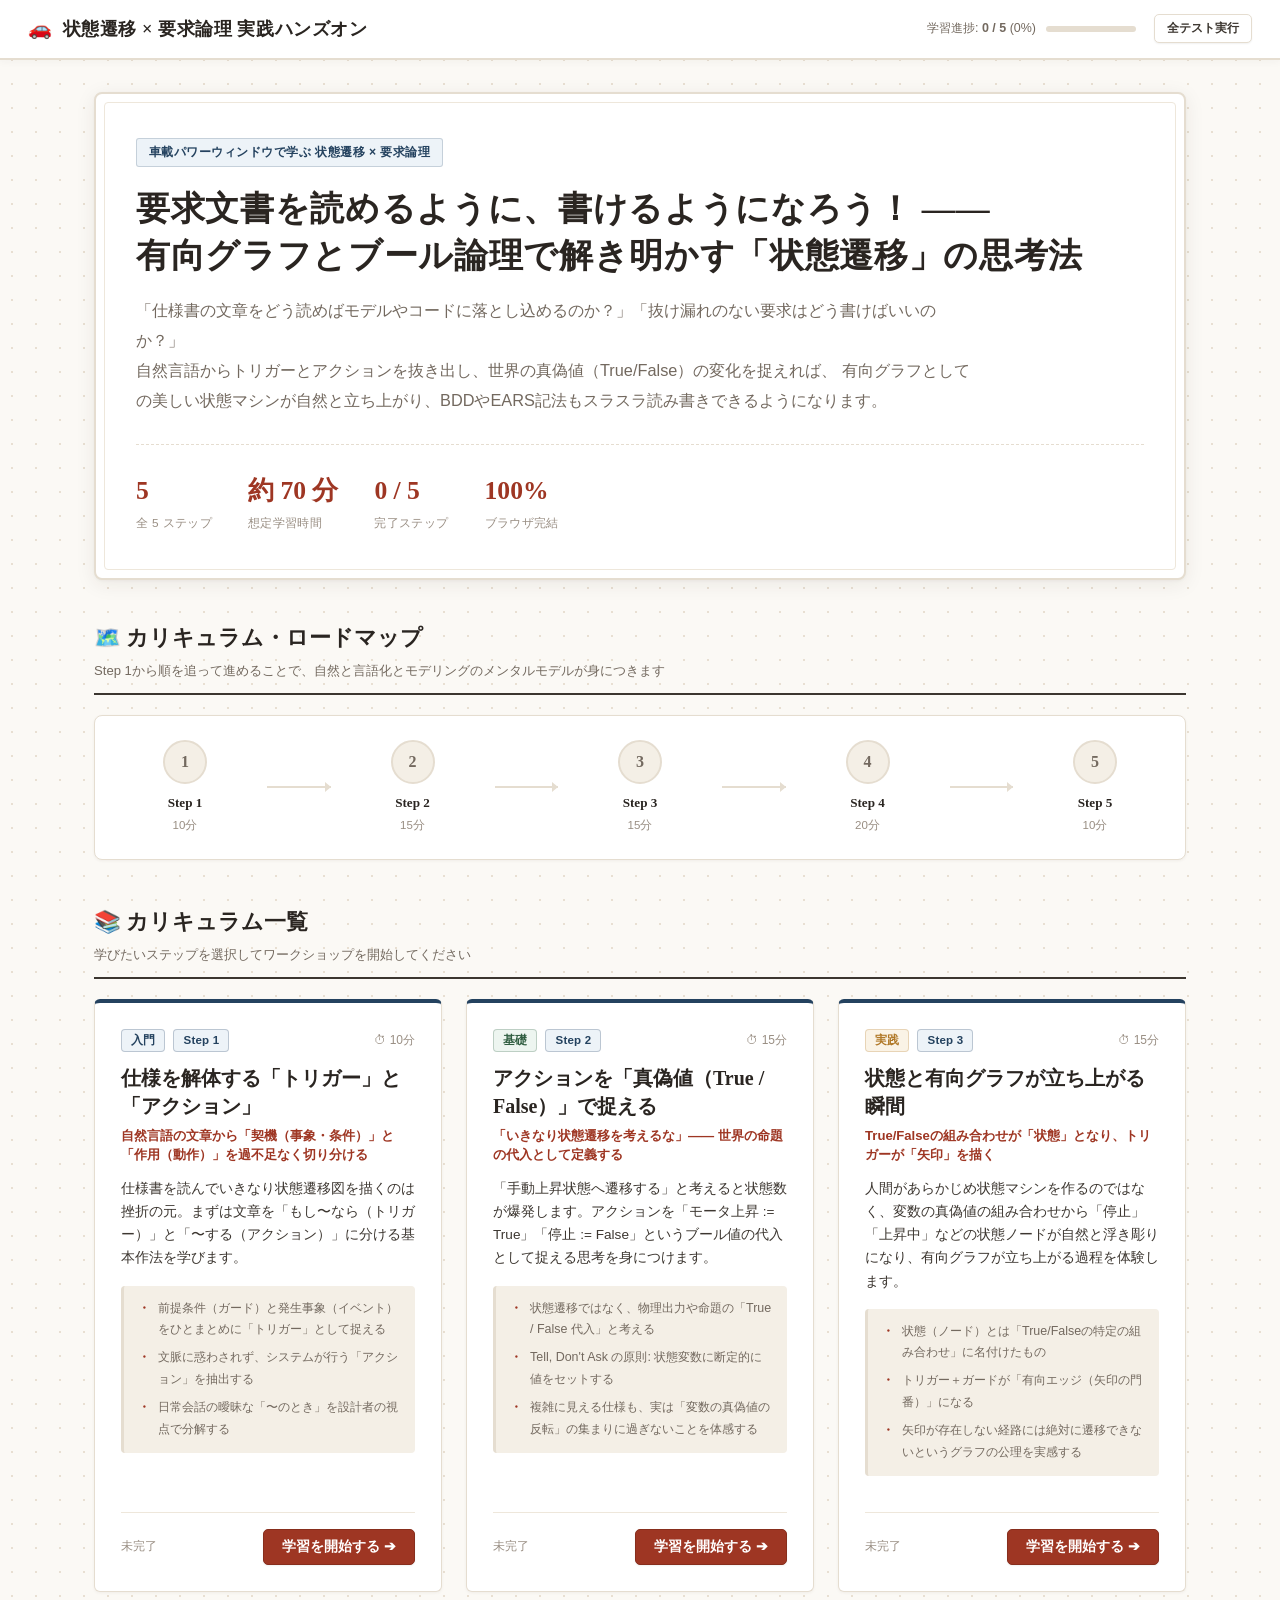
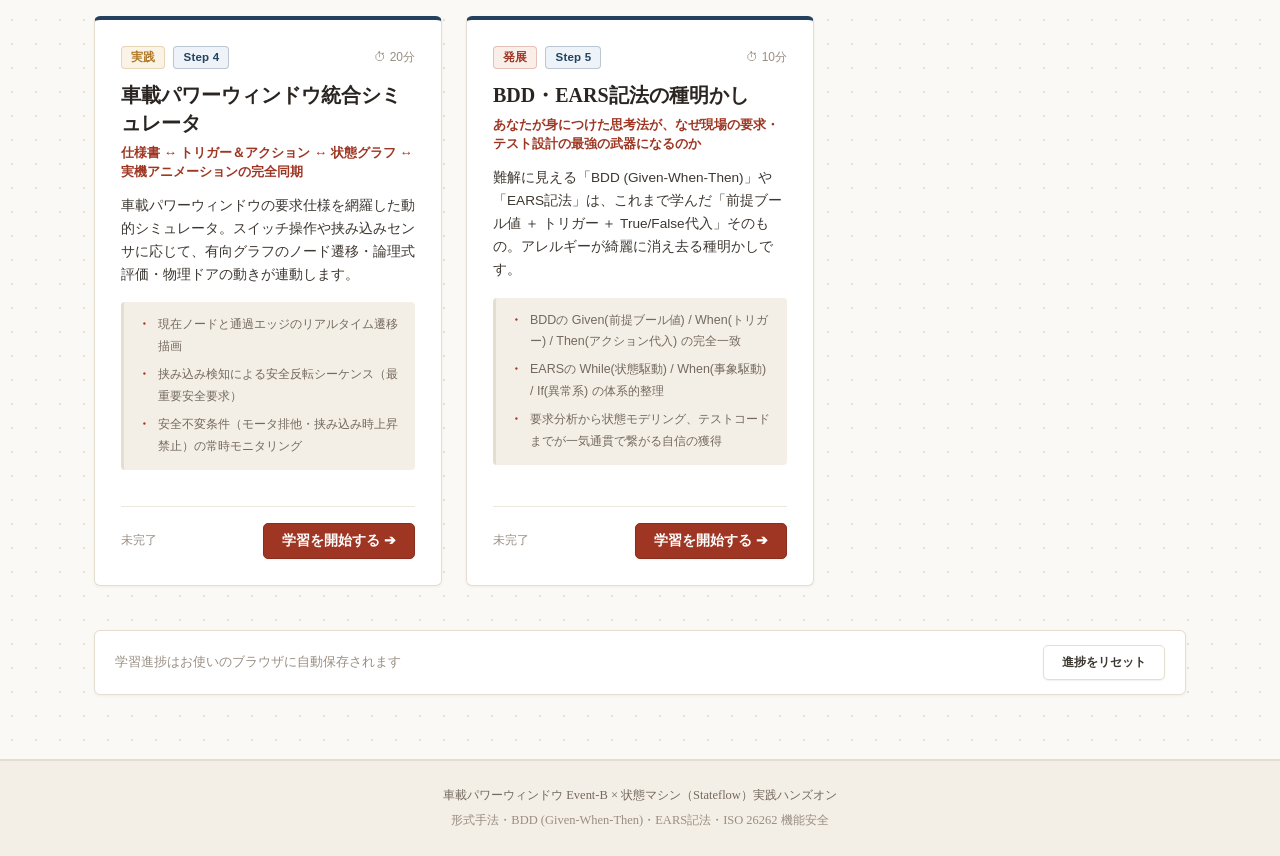
<file: index.html>
<!DOCTYPE html>
<html lang="ja">
<head>
  <meta charset="UTF-8">
  <meta name="viewport" content="width=device-width, initial-scale=1.0">
  <title>要求文書が読める・書けるようになる！状態遷移 × 要求論理 実践ハンズオン</title>
  <meta name="description" content="要求仕様書を読める・書けるエンジニアに。自然言語の解体からブール論理・有向グラフへの展開を体感する実践シミュレータ＆教材。">

  <!-- スタイルシート (CSS) -->
  <link rel="stylesheet" href="css/main.css">
  <link rel="stylesheet" href="css/portal.css">
  <link rel="stylesheet" href="css/workbook.css">
  <link rel="stylesheet" href="css/simulator.css">
</head>
<body>

  <!-- 共通ヘッダーコンテナ -->
  <div id="app-header-container"></div>

  <!-- メインコンテンツコンテナ (SPA画面がここに注入される) -->
  <main id="app-main-container" class="app-main"></main>

  <!-- 共通フッター -->
  <footer class="app-footer">
    <div>車載パワーウィンドウ Event-B × 状態マシン（Stateflow）実践ハンズオン</div>
    <div style="margin-top: 4px; color: var(--text-muted);">
      形式手法・BDD (Given-When-Then)・EARS記法・ISO 26262 機能安全
    </div>
  </footer>

  <!-- =========================================================================
       JavaScript ファイル読み込み (依存順序厳守)
       ※ビルド不要・file:// プロトコルでもローカルでダブルクリック即動作
       ========================================================================= -->

  <!-- 1. ドメイン層 (Pure JS Models & Engine) -->
  <script src="js/domain/StateVariable.js"></script>
  <script src="js/domain/LogicalFormula.js"></script>
  <script src="js/domain/ActionAssignment.js"></script>
  <script src="js/domain/StateNode.js"></script>
  <script src="js/domain/DirectedEdge.js"></script>
  <script src="js/domain/SafetyInvariant.js"></script>
  <script src="js/domain/DirectedGraph.js"></script>
  <script src="js/domain/PowerWindowDomain.js"></script>

  <!-- 2. インフラ層 (Data, Storage, Router) -->
  <script src="js/infrastructure/CurriculumData.js"></script>
  <script src="js/infrastructure/LocalStorageProgressRepository.js"></script>
  <script src="js/infrastructure/HashRouter.js"></script>

  <!-- 3. アプリケーション層 (UseCases) -->
  <script src="js/application/ProgressUseCase.js"></script>
  <script src="js/application/ExtractRequirementUseCase.js"></script>
  <script src="js/application/BooleanMappingUseCase.js"></script>
  <script src="js/application/GraphDerivationUseCase.js"></script>

  <!-- 4. プレゼンテーション層 (Components, Views, App) -->
  <script src="js/presentation/components/UnitTestModal.js"></script>
  <script src="js/presentation/components/NavigationBar.js"></script>
  <script src="js/presentation/views/TopPortalView.js"></script>
  <script src="js/presentation/views/Chapter1ExtractionView.js"></script>
  <script src="js/presentation/views/Chapter2BooleanView.js"></script>
  <script src="js/presentation/views/Chapter3GraphDerivationView.js"></script>
  <script src="js/presentation/views/Chapter4SimulatorView.js"></script>
  <script src="js/presentation/views/Chapter5ConclusionView.js"></script>
  <script src="js/presentation/App.js"></script>

</body>
</html>
</file>
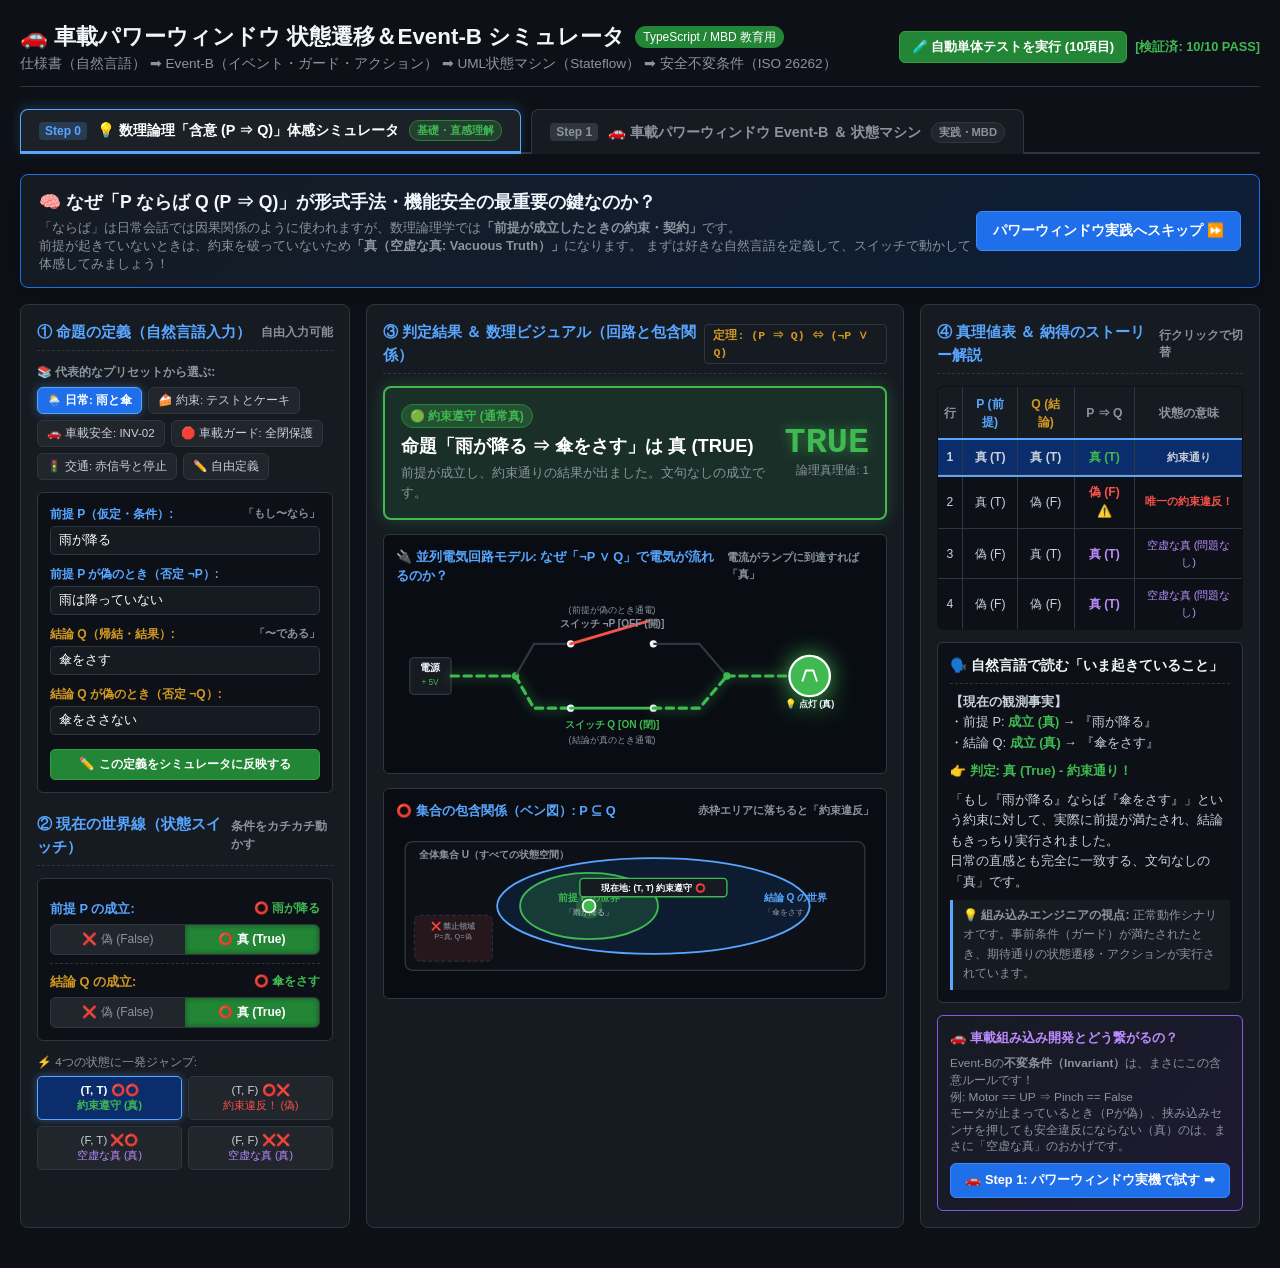
<file: index_backup.html>
<!DOCTYPE html>
<html lang="ja">
<head>
  <meta charset="UTF-8">
  <meta name="viewport" content="width=device-width, initial-scale=1.0">
  <title>車載パワーウィンドウ 状態遷移＆Event-B シミュレータ</title>
  <style>
    :root {
      --bg-color: #0d1117;
      --card-bg: #161b22;
      --card-border: #30363d;
      --text-main: #c9d1d9;
      --text-dim: #8b949e;
      --accent-blue: #58a6ff;
      --accent-green: #3fb950;
      --accent-orange: #d29922;
      --accent-red: #f85149;
      --accent-purple: #bc8cff;
      --active-glow: 0 0 15px rgba(88, 166, 255, 0.6);
      --danger-glow: 0 0 20px rgba(248, 81, 73, 0.8);
    }

    * {
      box-sizing: border-box;
      margin: 0;
      padding: 0;
      font-family: -apple-system, BlinkMacSystemFont, "Segoe UI", Roboto, Helvetica, Arial, sans-serif;
    }

    body {
      background-color: var(--bg-color);
      color: var(--text-main);
      padding: 20px;
      line-height: 1.5;
    }

    header {
      margin-bottom: 20px;
      border-bottom: 1px solid var(--card-border);
      padding-bottom: 12px;
      display: flex;
      justify-content: space-between;
      align-items: center;
    }

    h1 {
      font-size: 1.4rem;
      color: #f0f6fc;
      display: flex;
      align-items: center;
      gap: 10px;
    }

    .badge {
      font-size: 0.75rem;
      padding: 2px 8px;
      border-radius: 12px;
      background: #238636;
      color: #fff;
      font-weight: normal;
    }

    .subtitle {
      font-size: 0.85rem;
      color: var(--text-dim);
    }

    /* メイングリッド配置 */
    .dashboard-grid {
      display: grid;
      grid-template-columns: 320px 1fr 340px;
      gap: 16px;
      margin-bottom: 20px;
    }

    .panel {
      background: var(--card-bg);
      border: 1px solid var(--card-border);
      border-radius: 8px;
      padding: 16px;
      display: flex;
      flex-direction: column;
    }

    .panel-title {
      font-size: 0.95rem;
      font-weight: 600;
      color: var(--accent-blue);
      margin-bottom: 12px;
      border-bottom: 1px dashed var(--card-border);
      padding-bottom: 6px;
      display: flex;
      justify-content: space-between;
      align-items: center;
    }

    /* 物理ビュー: 車の窓 */
    .car-door-wrapper {
      display: flex;
      flex-direction: column;
      align-items: center;
      gap: 12px;
    }

    .door-svg-container {
      width: 240px;
      height: 260px;
      background: #090d13;
      border: 2px solid #21262d;
      border-radius: 8px;
      position: relative;
      overflow: hidden;
      box-shadow: inset 0 0 20px rgba(0,0,0,0.8);
    }

    .door-frame {
      position: absolute;
      top: 20px;
      left: 20px;
      width: 200px;
      height: 180px;
      border: 8px solid #30363d;
      border-bottom: 12px solid #484f58;
      border-radius: 16px 16px 0 0;
      background: #111;
      overflow: hidden;
    }

    .window-glass {
      position: absolute;
      left: 0;
      width: 100%;
      height: 100%;
      background: linear-gradient(135deg, rgba(88, 166, 255, 0.45) 0%, rgba(56, 139, 253, 0.2) 100%);
      border-top: 3px solid #79c0ff;
      transition: bottom 0.05s linear;
      bottom: 0%;
    }

    .pinch-obstacle {
      position: absolute;
      top: 20px;
      left: 70px;
      width: 60px;
      height: 35px;
      background: #f85149;
      border: 2px solid #ff7b72;
      border-radius: 6px;
      color: #fff;
      font-size: 11px;
      font-weight: bold;
      display: none;
      align-items: center;
      justify-content: center;
      z-index: 10;
      animation: pulse 1s infinite;
    }

    @keyframes pulse {
      0% { transform: scale(1); }
      50% { transform: scale(1.05); }
      100% { transform: scale(1); }
    }

    .indicators {
      width: 100%;
      display: grid;
      grid-template-columns: 1fr 1fr;
      gap: 8px;
      margin-top: 8px;
      font-size: 0.8rem;
    }

    .ind-card {
      background: #0d1117;
      border: 1px solid var(--card-border);
      border-radius: 6px;
      padding: 8px;
      text-align: center;
    }

    .ind-label {
      color: var(--text-dim);
      font-size: 0.75rem;
      margin-bottom: 2px;
    }

    .ind-val {
      font-weight: bold;
      font-size: 1rem;
    }

    .motor-up { color: var(--accent-green); }
    .motor-down { color: var(--accent-orange); }
    .motor-stop { color: var(--text-dim); }

    /* 中央パネル: UML 状態遷移図 (Stateflow相当) */
    .stateflow-container {
      position: relative;
      width: 100%;
      height: 480px;
      background: #090d13;
      border: 1px solid var(--card-border);
      border-radius: 6px;
      overflow: hidden;
    }

    svg.stateflow-svg {
      width: 100%;
      height: 100%;
    }

    .state-box {
      fill: #161b22;
      stroke: #30363d;
      stroke-width: 2;
      rx: 8;
      ry: 8;
      transition: all 0.3s ease;
    }

    .state-box.active {
      fill: #0c2d6b;
      stroke: var(--accent-blue);
      stroke-width: 3;
      filter: drop-shadow(0 0 10px rgba(88, 166, 255, 0.8));
    }

    .state-box.active-danger {
      fill: #5c1414;
      stroke: var(--accent-red);
      stroke-width: 3;
      filter: drop-shadow(0 0 15px rgba(248, 81, 73, 0.9));
    }

    .state-title {
      fill: #f0f6fc;
      font-size: 12px;
      font-weight: bold;
      pointer-events: none;
      text-anchor: middle;
    }

    .state-sub {
      fill: var(--text-dim);
      font-size: 10px;
      pointer-events: none;
      text-anchor: middle;
    }

    .transition-line {
      stroke: #484f58;
      stroke-width: 1.5;
      fill: none;
      marker-end: url(#arrow);
      transition: all 0.3s ease;
    }

    .transition-line.active-trans {
      stroke: var(--accent-green);
      stroke-width: 3;
      marker-end: url(#arrow-active);
    }

    .trans-label {
      font-size: 9px;
      fill: #8b949e;
      text-anchor: middle;
      pointer-events: none;
    }

    /* 右パネル: 操作スイッチ & モード */
    .controls-grid {
      display: grid;
      grid-template-columns: 1fr 1fr;
      gap: 8px;
      margin-bottom: 12px;
    }

    button.btn {
      background: #21262d;
      color: #c9d1d9;
      border: 1px solid #30363d;
      padding: 10px 8px;
      border-radius: 6px;
      font-size: 0.82rem;
      font-weight: 600;
      cursor: pointer;
      transition: all 0.15s ease;
      display: flex;
      flex-direction: column;
      align-items: center;
      gap: 2px;
    }

    button.btn:hover {
      background: #30363d;
      border-color: #8b949e;
      color: #fff;
    }

    button.btn:active {
      transform: scale(0.97);
    }

    button.btn-blue { border-color: #1f6feb; color: #58a6ff; }
    button.btn-blue:hover { background: #1f6feb; color: #fff; }

    button.btn-orange { border-color: #9e6a03; color: #d29922; }
    button.btn-orange:hover { background: #9e6a03; color: #fff; }

    button.btn-red {
      grid-column: span 2;
      background: #3e1f24;
      border-color: #f85149;
      color: #ff7b72;
      padding: 12px;
    }
    button.btn-red:hover {
      background: #b62324;
      color: #fff;
    }

    button.btn-release {
      grid-column: span 2;
      background: #1c2128;
      border-color: #484f58;
      color: #8b949e;
    }

    /* 下部: Event-B ログ & 不変条件 */
    .bottom-grid {
      display: grid;
      grid-template-columns: 1fr 1fr;
      gap: 16px;
    }

    .log-box {
      background: #090d13;
      border: 1px solid var(--card-border);
      border-radius: 6px;
      padding: 10px;
      font-family: ui-monospace, SFMono-Regular, Consolas, monospace;
      font-size: 0.78rem;
      height: 140px;
      overflow-y: auto;
      display: flex;
      flex-direction: column;
      gap: 4px;
    }

    .log-item {
      padding: 2px 4px;
      border-radius: 3px;
    }
    .log-event { color: var(--accent-blue); font-weight: bold; }
    .log-guard { color: var(--accent-purple); }
    .log-action { color: var(--accent-green); }
    .log-warn { color: var(--accent-orange); }
    .log-danger { color: var(--accent-red); font-weight: bold; background: rgba(248, 81, 73, 0.1); }

    /* 不変条件リスト */
    .invariant-list {
      display: flex;
      flex-direction: column;
      gap: 6px;
    }

    .inv-item {
      background: #0d1117;
      border: 1px solid var(--card-border);
      border-radius: 6px;
      padding: 8px 12px;
      display: flex;
      justify-content: space-between;
      align-items: center;
      font-size: 0.8rem;
    }

    .inv-info {
      display: flex;
      flex-direction: column;
    }

    .inv-id {
      font-weight: bold;
      color: #f0f6fc;
      font-size: 0.8rem;
    }

    .inv-desc {
      color: var(--text-dim);
      font-size: 0.72rem;
    }

    .inv-status {
      padding: 2px 8px;
      border-radius: 10px;
      font-size: 0.72rem;
      font-weight: bold;
    }

    .inv-pass { background: rgba(63, 185, 80, 0.2); color: var(--accent-green); border: 1px solid #238636; }
    .inv-fail { background: rgba(248, 81, 73, 0.2); color: var(--accent-red); border: 1px solid #da3633; animation: pulse 0.8s infinite; }

    /* 教育用トグルスイッチ */
    .edu-toggle-box {
      margin-top: 10px;
      background: #21262d;
      border: 1px solid #484f58;
      border-radius: 6px;
      padding: 10px;
      display: flex;
      align-items: center;
      justify-content: space-between;
    }

    .toggle-label {
      font-size: 0.8rem;
      color: #f0f6fc;
      font-weight: 600;
    }
    .toggle-sub {
      font-size: 0.7rem;
      color: var(--text-dim);
    }

    /* =========================================================================
       ナビゲーションタブ & Step 0 含意シミュレータ スタイル
       ========================================================================= */
    .nav-tabs {
      display: flex;
      gap: 10px;
      margin-bottom: 20px;
      border-bottom: 2px solid var(--card-border);
      padding-bottom: 0;
    }

    .nav-tab {
      background: #161b22;
      color: var(--text-dim);
      border: 1px solid var(--card-border);
      border-bottom: none;
      border-radius: 8px 8px 0 0;
      padding: 10px 18px;
      font-size: 0.9rem;
      font-weight: 600;
      cursor: pointer;
      display: flex;
      align-items: center;
      gap: 10px;
      transition: all 0.2s ease;
      position: relative;
      bottom: -2px;
    }

    .nav-tab:hover {
      color: var(--text-main);
      background: #21262d;
    }

    .nav-tab.active {
      color: #fff;
      background: #1c2128;
      border-color: var(--accent-blue);
      border-bottom: 3px solid var(--accent-blue);
      box-shadow: 0 -3px 12px rgba(88, 166, 255, 0.2);
    }

    .tab-num {
      font-size: 0.75rem;
      font-weight: bold;
      padding: 2px 6px;
      border-radius: 4px;
      background: #30363d;
      color: var(--text-dim);
    }

    .nav-tab.active .tab-num {
      background: rgba(88, 166, 255, 0.2);
      color: var(--accent-blue);
    }

    .tab-badge {
      font-size: 0.7rem;
      padding: 2px 7px;
      border-radius: 10px;
      background: #21262d;
      color: var(--text-dim);
      border: 1px solid var(--card-border);
    }

    .nav-tab.active .tab-badge {
      background: rgba(63, 185, 80, 0.2);
      color: var(--accent-green);
      border-color: #238636;
    }

    /* イントロバナー */
    .implication-banner {
      background: linear-gradient(135deg, #161b22 0%, #0d1e38 100%);
      border: 1px solid #1f6feb;
      border-radius: 8px;
      padding: 14px 18px;
      margin-bottom: 16px;
      display: flex;
      justify-content: space-between;
      align-items: center;
      box-shadow: 0 4px 18px rgba(0, 0, 0, 0.35);
    }

    .banner-content h2 {
      font-size: 1.1rem;
      color: #f0f6fc;
      margin-bottom: 4px;
      display: flex;
      align-items: center;
      gap: 8px;
    }

    .banner-desc {
      font-size: 0.8rem;
      color: var(--text-dim);
      line-height: 1.4;
    }

    .implication-grid {
      display: grid;
      grid-template-columns: 330px 1fr 340px;
      gap: 16px;
      margin-bottom: 20px;
    }

    /* プリセット選択ボタン群 */
    .preset-group-title {
      font-size: 0.75rem;
      font-weight: bold;
      color: var(--text-dim);
      margin-bottom: 6px;
      display: flex;
      justify-content: space-between;
    }

    .preset-pills {
      display: flex;
      flex-wrap: wrap;
      gap: 6px;
      margin-bottom: 12px;
    }

    .preset-pill {
      background: #21262d;
      border: 1px solid var(--card-border);
      color: var(--text-main);
      padding: 5px 9px;
      border-radius: 6px;
      font-size: 0.72rem;
      cursor: pointer;
      transition: all 0.15s ease;
      display: flex;
      align-items: center;
      gap: 4px;
    }

    .preset-pill:hover {
      background: #30363d;
      border-color: var(--accent-blue);
      color: #fff;
    }

    .preset-pill.active {
      background: #1f6feb;
      border-color: #58a6ff;
      color: #fff;
      font-weight: bold;
      box-shadow: 0 0 10px rgba(88, 166, 255, 0.4);
    }

    /* 自由定義フォーム */
    .custom-form {
      background: #0d1117;
      border: 1px solid var(--card-border);
      border-radius: 6px;
      padding: 12px;
      display: flex;
      flex-direction: column;
      gap: 10px;
      margin-bottom: 12px;
    }

    .form-group {
      display: flex;
      flex-direction: column;
      gap: 3px;
    }

    .form-label {
      font-size: 0.75rem;
      font-weight: 600;
      display: flex;
      justify-content: space-between;
      color: var(--text-dim);
    }

    .form-label-p { color: var(--accent-blue); }
    .form-label-q { color: var(--accent-orange); }

    .form-input {
      background: #161b22;
      border: 1px solid var(--card-border);
      border-radius: 5px;
      padding: 6px 8px;
      color: #fff;
      font-size: 0.8rem;
      font-family: inherit;
    }

    .form-input:focus {
      outline: none;
      border-color: var(--accent-blue);
      box-shadow: 0 0 6px rgba(88, 166, 255, 0.3);
    }

    .form-btn-row {
      display: flex;
      gap: 6px;
      margin-top: 4px;
    }

    .btn-apply {
      flex: 1;
      background: #238636;
      color: #fff;
      border: 1px solid #2ea043;
      border-radius: 5px;
      padding: 6px;
      font-size: 0.78rem;
      font-weight: bold;
      cursor: pointer;
      transition: all 0.15s;
    }
    .btn-apply:hover { background: #2ea043; }

    /* 世界線スイッチ (P, Q トグル) */
    .world-state-card {
      background: #0d1117;
      border: 1px solid var(--card-border);
      border-radius: 6px;
      padding: 12px;
      margin-bottom: 12px;
    }

    .switch-row {
      display: flex;
      flex-direction: column;
      gap: 6px;
      padding: 8px 0;
      border-bottom: 1px dashed var(--card-border);
    }
    .switch-row:last-child {
      border-bottom: none;
      padding-bottom: 0;
    }

    .switch-header {
      display: flex;
      justify-content: space-between;
      align-items: center;
    }

    .switch-title {
      font-size: 0.8rem;
      font-weight: bold;
    }

    .toggle-pill-wrapper {
      display: grid;
      grid-template-columns: 1fr 1fr;
      background: #21262d;
      border-radius: 6px;
      border: 1px solid var(--card-border);
      overflow: hidden;
    }

    .toggle-pill-btn {
      padding: 6px 10px;
      font-size: 0.75rem;
      text-align: center;
      cursor: pointer;
      border: none;
      background: transparent;
      color: var(--text-dim);
      font-weight: 500;
      transition: all 0.2s ease;
    }

    .toggle-pill-btn.active-true {
      background: #238636;
      color: #fff;
      font-weight: bold;
      box-shadow: inset 0 0 6px rgba(0,0,0,0.4);
    }

    .toggle-pill-btn.active-false {
      background: #da3633;
      color: #fff;
      font-weight: bold;
      box-shadow: inset 0 0 6px rgba(0,0,0,0.4);
    }

    /* クイック4パターンジャンプ */
    .matrix-title {
      font-size: 0.73rem;
      color: var(--text-dim);
      margin-bottom: 6px;
      display: flex;
      justify-content: space-between;
    }

    .matrix-grid {
      display: grid;
      grid-template-columns: 1fr 1fr;
      gap: 6px;
    }

    .matrix-btn {
      background: #21262d;
      border: 1px solid var(--card-border);
      border-radius: 5px;
      padding: 6px;
      font-size: 0.72rem;
      color: var(--text-main);
      cursor: pointer;
      text-align: center;
      transition: all 0.15s ease;
      display: flex;
      flex-direction: column;
      align-items: center;
      gap: 2px;
    }

    .matrix-btn:hover {
      background: #30363d;
      border-color: var(--accent-blue);
      color: #fff;
    }

    .matrix-btn.active {
      background: #0c2d6b;
      border-color: var(--accent-blue);
      color: #fff;
      font-weight: bold;
      box-shadow: 0 0 8px rgba(88, 166, 255, 0.4);
    }

    /* 判定ディスプレイ */
    .judgment-display {
      border-radius: 8px;
      padding: 16px;
      margin-bottom: 14px;
      display: flex;
      justify-content: space-between;
      align-items: center;
      border: 2px solid var(--card-border);
      transition: all 0.3s ease;
    }

    .judgment-display.res-true {
      background: rgba(63, 185, 80, 0.12);
      border-color: var(--accent-green);
      box-shadow: 0 0 16px rgba(63, 185, 80, 0.3);
    }

    .judgment-display.res-vacuous {
      background: rgba(188, 140, 255, 0.12);
      border-color: var(--accent-purple);
      box-shadow: 0 0 16px rgba(188, 140, 255, 0.3);
    }

    .judgment-display.res-false {
      background: rgba(248, 81, 73, 0.15);
      border-color: var(--accent-red);
      box-shadow: 0 0 20px rgba(248, 81, 73, 0.4);
      animation: pulse 1s infinite;
    }

    .judgment-left {
      display: flex;
      flex-direction: column;
      gap: 4px;
    }

    .judgment-badge {
      font-size: 0.75rem;
      padding: 2px 8px;
      border-radius: 12px;
      font-weight: bold;
      display: inline-block;
      width: fit-content;
    }

    .badge-true { background: rgba(63, 185, 80, 0.25); color: var(--accent-green); border: 1px solid #238636; }
    .badge-vacuous { background: rgba(188, 140, 255, 0.25); color: var(--accent-purple); border: 1px solid #8957e5; }
    .badge-false { background: rgba(248, 81, 73, 0.25); color: var(--accent-red); border: 1px solid #da3633; }

    .judgment-title {
      font-size: 1.15rem;
      font-weight: bold;
      color: #fff;
    }

    .judgment-sub {
      font-size: 0.8rem;
      color: var(--text-dim);
    }

    .judgment-val-box {
      text-align: right;
    }

    .judgment-val {
      font-size: 2.2rem;
      font-weight: 900;
      line-height: 1;
      font-family: ui-monospace, SFMono-Regular, Consolas, monospace;
    }

    .val-true { color: var(--accent-green); text-shadow: 0 0 12px rgba(63, 185, 80, 0.6); }
    .val-vacuous { color: var(--accent-purple); text-shadow: 0 0 12px rgba(188, 140, 255, 0.6); }
    .val-false { color: var(--accent-red); text-shadow: 0 0 16px rgba(248, 81, 73, 0.8); }

    /* 電気並列回路ビジュアライザ */
    .circuit-container {
      background: #090d13;
      border: 1px solid var(--card-border);
      border-radius: 6px;
      padding: 12px;
      margin-bottom: 14px;
      position: relative;
    }

    .vis-header {
      font-size: 0.8rem;
      font-weight: 600;
      color: var(--accent-blue);
      margin-bottom: 6px;
      display: flex;
      justify-content: space-between;
      align-items: center;
    }

    .formula-tag {
      font-size: 0.72rem;
      background: #161b22;
      border: 1px solid var(--card-border);
      padding: 2px 8px;
      border-radius: 4px;
      color: var(--accent-orange);
      font-family: ui-monospace, SFMono-Regular, Consolas, monospace;
    }

    svg.circuit-svg {
      width: 100%;
      height: 170px;
      display: block;
    }

    /* 回路用アニメーション */
    .wire-base {
      stroke: #30363d;
      stroke-width: 2.5;
      fill: none;
      stroke-linecap: round;
    }

    .wire-active {
      stroke: var(--accent-green);
      stroke-width: 3.5;
      fill: none;
      stroke-linecap: round;
      stroke-dasharray: 8, 6;
      animation: currentFlow 0.8s linear infinite;
      filter: drop-shadow(0 0 6px rgba(63, 185, 80, 0.8));
    }

    .wire-vacuous {
      stroke: var(--accent-purple);
      stroke-width: 3.5;
      fill: none;
      stroke-linecap: round;
      stroke-dasharray: 8, 6;
      animation: currentFlow 0.8s linear infinite;
      filter: drop-shadow(0 0 6px rgba(188, 140, 255, 0.8));
    }

    .wire-off {
      stroke: #30363d;
      stroke-width: 2.5;
      fill: none;
    }

    .wire-danger {
      stroke: var(--accent-red);
      stroke-width: 2.5;
      stroke-dasharray: 4, 4;
      fill: none;
    }

    @keyframes currentFlow {
      from { stroke-dashoffset: 28; }
      to { stroke-dashoffset: 0; }
    }

    /* ベン図 (Euler Diagram) */
    .euler-container {
      background: #090d13;
      border: 1px solid var(--card-border);
      border-radius: 6px;
      padding: 12px;
      position: relative;
    }

    svg.euler-svg {
      width: 100%;
      height: 160px;
      display: block;
    }

    /* 真理値表 */
    .tt-table {
      width: 100%;
      border-collapse: collapse;
      font-size: 0.76rem;
      margin-bottom: 12px;
      background: #0d1117;
      border-radius: 6px;
      overflow: hidden;
      border: 1px solid var(--card-border);
    }

    .tt-table th, .tt-table td {
      padding: 8px 6px;
      text-align: center;
      border: 1px solid var(--card-border);
    }

    .tt-table th {
      background: #161b22;
      color: var(--text-dim);
      font-weight: 600;
    }

    .tt-row {
      cursor: pointer;
      transition: all 0.15s ease;
    }

    .tt-row:hover {
      background: #21262d;
    }

    .tt-row.active-row {
      background: #0c2d6b;
      outline: 2px solid var(--accent-blue);
      font-weight: bold;
    }

    .tt-true { color: var(--accent-green); font-weight: bold; }
    .tt-false { color: var(--accent-red); font-weight: bold; }
    .tt-vacuous { color: var(--accent-purple); font-weight: bold; }

    /* 自然言語解説カード */
    .story-card {
      background: #0d1117;
      border: 1px solid var(--card-border);
      border-radius: 6px;
      padding: 12px;
      font-size: 0.8rem;
      line-height: 1.6;
      margin-bottom: 12px;
    }

    .story-title {
      font-size: 0.85rem;
      font-weight: bold;
      color: #f0f6fc;
      margin-bottom: 8px;
      display: flex;
      align-items: center;
      gap: 6px;
      border-bottom: 1px dashed var(--card-border);
      padding-bottom: 6px;
    }

    .story-line {
      margin-bottom: 8px;
      color: var(--text-main);
    }

    .story-point {
      background: #161b22;
      border-left: 3px solid var(--accent-blue);
      padding: 6px 10px;
      border-radius: 0 4px 4px 0;
      margin-top: 6px;
      font-size: 0.76rem;
      color: var(--text-dim);
    }

    /* パワーウィンドウへの架け橋 */
    .bridge-card {
      background: linear-gradient(135deg, #161b22 0%, #1e1933 100%);
      border: 1px solid #8957e5;
      border-radius: 6px;
      padding: 12px;
      display: flex;
      flex-direction: column;
      gap: 8px;
    }

    .bridge-title {
      font-size: 0.82rem;
      font-weight: bold;
      color: var(--accent-purple);
      display: flex;
      align-items: center;
      gap: 6px;
    }

    .bridge-desc {
      font-size: 0.74rem;
      color: var(--text-dim);
      line-height: 1.4;
    }

    .btn-goto-step1 {
      background: #1f6feb;
      color: #fff;
      border: 1px solid #388bfd;
      border-radius: 6px;
      padding: 8px;
      font-size: 0.8rem;
      font-weight: bold;
      cursor: pointer;
      text-align: center;
      transition: all 0.15s ease;
      display: flex;
      align-items: center;
      justify-content: center;
      gap: 6px;
    }

    .btn-goto-step1:hover {
      background: #388bfd;
      box-shadow: 0 0 12px rgba(88, 166, 255, 0.4);
    }
  </style>
</head>
<body>

  <header>
    <div>
      <h1>
        🚗 車載パワーウィンドウ 状態遷移＆Event-B シミュレータ
        <span class="badge">TypeScript / MBD 教育用</span>
      </h1>
      <div class="subtitle">
        仕様書（自然言語） ➡ Event-B（イベント・ガード・アクション） ➡ UML状態マシン（Stateflow） ➡ 安全不変条件（ISO 26262）
      </div>
    </div>
    <div style="display: flex; gap: 8px; align-items: center;">
      <button onclick="runAllUnitTests()" style="background: #238636; color: #fff; border: 1px solid #2ea043; border-radius: 6px; padding: 6px 12px; font-weight: bold; font-size: 0.82rem; cursor: pointer; display: flex; align-items: center; gap: 6px;">
        🧪 自動単体テストを実行 (10項目)
      </button>
      <span id="test-badge" style="font-size: 0.8rem; color: var(--accent-green); font-weight: bold;">[検証済: 10/10 PASS]</span>
    </div>
  </header>

  <!-- ナビゲーションタブ -->
  <nav class="nav-tabs">
    <button class="nav-tab active" id="tab-btn-step0" onclick="switchMainTab('step0')">
      <span class="tab-num">Step 0</span>
      <span>💡 数理論理「含意 (P ⇒ Q)」体感シミュレータ</span>
      <span class="tab-badge">基礎・直感理解</span>
    </button>
    <button class="nav-tab" id="tab-btn-step1" onclick="switchMainTab('step1')">
      <span class="tab-num">Step 1</span>
      <span>🚗 車載パワーウィンドウ Event-B ＆ 状態マシン</span>
      <span class="tab-badge">実践・MBD</span>
    </button>
  </nav>

  <!-- =========================================================================
       Step 0: 数理論理「含意 (P ⇒ Q)」体感シミュレータ
       ========================================================================= -->
  <div id="step0-container" class="tab-pane">

    <!-- イントロバナー -->
    <div class="implication-banner">
      <div class="banner-content">
        <h2>
          <span>🧠 なぜ「P ならば Q (P ⇒ Q)」が形式手法・機能安全の最重要の鍵なのか？</span>
        </h2>
        <div class="banner-desc">
          「ならば」は日常会話では因果関係のように使われますが、数理論理学では<b>「前提が成立したときの約束・契約」</b>です。<br>
          前提が起きていないときは、約束を破っていないため<b>「真（空虚な真: Vacuous Truth）」</b>になります。
          まずは好きな自然言語を定義して、スイッチで動かして体感してみましょう！
        </div>
      </div>
      <div>
        <button class="btn-goto-step1" onclick="switchMainTab('step1')" style="padding: 10px 16px; font-size: 0.85rem; white-space: nowrap;">
          パワーウィンドウ実践へスキップ ⏩
        </button>
      </div>
    </div>

    <!-- 3カラムレイアウト -->
    <div class="implication-grid">

      <!-- 左パネル: 命題の定義＆世界線スイッチ -->
      <div class="panel">
        <div class="panel-title">
          <span>① 命題の定義（自然言語入力）</span>
          <span style="font-size: 0.72rem; color: var(--text-dim);">自由入力可能</span>
        </div>

        <!-- プリセット選択 -->
        <div class="preset-group-title">
          <span>📚 代表的なプリセットから選ぶ:</span>
        </div>
        <div class="preset-pills" id="preset-pills">
          <!-- JSで動的生成 -->
        </div>

        <!-- 自由定義フォーム -->
        <div class="custom-form">
          <div class="form-group">
            <div class="form-label">
              <span class="form-label-p">前提 P（仮定・条件）:</span>
              <span style="font-size: 0.68rem; color: var(--text-dim);">「もし〜なら」</span>
            </div>
            <input type="text" id="input-p-text" class="form-input" placeholder="例: 雨が降る" value="雨が降る">
          </div>

          <div class="form-group">
            <div class="form-label">
              <span class="form-label-p">前提 P が偽のとき（否定 ¬P）:</span>
            </div>
            <input type="text" id="input-p-neg-text" class="form-input" placeholder="例: 雨は降っていない" value="雨は降っていない">
          </div>

          <div class="form-group">
            <div class="form-label">
              <span class="form-label-q">結論 Q（帰結・結果）:</span>
              <span style="font-size: 0.68rem; color: var(--text-dim);">「〜である」</span>
            </div>
            <input type="text" id="input-q-text" class="form-input" placeholder="例: 傘をさす" value="傘をさす">
          </div>

          <div class="form-group">
            <div class="form-label">
              <span class="form-label-q">結論 Q が偽のとき（否定 ¬Q）:</span>
            </div>
            <input type="text" id="input-q-neg-text" class="form-input" placeholder="例: 傘をささない" value="傘をささない">
          </div>

          <div class="form-btn-row">
            <button class="btn-apply" onclick="applyCustomProposition()">
              ✏️ この定義をシミュレータに反映する
            </button>
          </div>
        </div>

        <!-- 世界線スイッチ (P, Q の真偽トグル) -->
        <div class="panel-title" style="margin-top: 8px;">
          <span>② 現在の世界線（状態スイッチ）</span>
          <span style="font-size: 0.72rem; color: var(--text-dim);">条件をカチカチ動かす</span>
        </div>

        <div class="world-state-card">
          <div class="switch-row">
            <div class="switch-header">
              <span class="switch-title form-label-p">前提 P の成立:</span>
              <span id="label-cur-p" style="font-size: 0.75rem; font-weight: bold; color: var(--accent-blue);">雨が降る</span>
            </div>
            <div class="toggle-pill-wrapper">
              <button id="btn-p-false" class="toggle-pill-btn" onclick="setPredicateP(false)">
                ❌ 偽 (False)
              </button>
              <button id="btn-p-true" class="toggle-pill-btn active-true" onclick="setPredicateP(true)">
                ⭕ 真 (True)
              </button>
            </div>
          </div>

          <div class="switch-row">
            <div class="switch-header">
              <span class="switch-title form-label-q">結論 Q の成立:</span>
              <span id="label-cur-q" style="font-size: 0.75rem; font-weight: bold; color: var(--accent-orange);">傘をさす</span>
            </div>
            <div class="toggle-pill-wrapper">
              <button id="btn-q-false" class="toggle-pill-btn" onclick="setPredicateQ(false)">
                ❌ 偽 (False)
              </button>
              <button id="btn-q-true" class="toggle-pill-btn active-true" onclick="setPredicateQ(true)">
                ⭕ 真 (True)
              </button>
            </div>
          </div>
        </div>

        <!-- クイック4パターン -->
        <div class="matrix-title">
          <span>⚡ 4つの状態に一発ジャンプ:</span>
        </div>
        <div class="matrix-grid">
          <button id="mat-tt" class="matrix-btn active" onclick="setWorldState(true, true)">
            <span>(T, T) ⭕⭕</span>
            <span style="font-size: 0.66rem; color: var(--accent-green);">約束遵守 (真)</span>
          </button>
          <button id="mat-tf" class="matrix-btn" onclick="setWorldState(true, false)">
            <span>(T, F) ⭕❌</span>
            <span style="font-size: 0.66rem; color: var(--accent-red);">約束違反！ (偽)</span>
          </button>
          <button id="mat-ft" class="matrix-btn" onclick="setWorldState(false, true)">
            <span>(F, T) ❌⭕</span>
            <span style="font-size: 0.66rem; color: var(--accent-purple);">空虚な真 (真)</span>
          </button>
          <button id="mat-ff" class="matrix-btn" onclick="setWorldState(false, false)">
            <span>(F, F) ❌❌</span>
            <span style="font-size: 0.66rem; color: var(--accent-purple);">空虚な真 (真)</span>
          </button>
        </div>

      </div>

      <!-- 中央パネル: 判定ディスプレイ ＆ 電気並列回路 ＆ ベン図 -->
      <div class="panel">
        <div class="panel-title">
          <span>③ 判定結果 ＆ 数理ビジュアル（回路と包含関係）</span>
          <span class="formula-tag">定理: (P ⇒ Q) ⇔ (¬P ∨ Q)</span>
        </div>

        <!-- 判定ディスプレイ -->
        <div id="judgment-banner" class="judgment-display res-true">
          <div class="judgment-left">
            <span id="judgment-badge" class="judgment-badge badge-true">🟢 約束遵守 (成立)</span>
            <div id="judgment-title" class="judgment-title">命題「P ⇒ Q」は 真 (TRUE)</div>
            <div id="judgment-sub" class="judgment-sub">前提が成立し、約束通りの結果になりました</div>
          </div>
          <div class="judgment-val-box">
            <div id="judgment-val" class="judgment-val val-true">TRUE</div>
            <div style="font-size: 0.72rem; color: var(--text-dim);">論理真理値: 1</div>
          </div>
        </div>

        <!-- 電気並列回路アニメーション -->
        <div class="circuit-container">
          <div class="vis-header">
            <span>🔌 並列電気回路モデル: なぜ「¬P ∨ Q」で電気が流れるのか？</span>
            <span style="font-size: 0.7rem; color: var(--text-dim);">電流がランプに到達すれば「真」</span>
          </div>
          <svg id="circuit-svg" class="circuit-svg" viewBox="0 0 520 170">
            <!-- 回路本体はJSで動的に更新 -->
          </svg>
        </div>

        <!-- ベン図 (Euler Diagram) -->
        <div class="euler-container">
          <div class="vis-header">
            <span>⭕ 集合の包含関係（ベン図）: P ⊆ Q</span>
            <span style="font-size: 0.7rem; color: var(--text-dim);">赤枠エリアに落ちると「約束違反」</span>
          </div>
          <svg id="euler-svg" class="euler-svg" viewBox="0 0 520 160">
            <!-- ベン図本体はJSで動的に更新 -->
          </svg>
        </div>

      </div>

      <!-- 右パネル: 真理値表 ＆ 自然言語動的ストーリー ＆ Step 1への架け橋 -->
      <div class="panel">
        <div class="panel-title">
          <span>④ 真理値表 ＆ 納得のストーリー解説</span>
          <span style="font-size: 0.72rem; color: var(--text-dim);">行クリックで切替</span>
        </div>

        <!-- インタラクティブ真理値表 -->
        <table class="tt-table">
          <thead>
            <tr>
              <th>行</th>
              <th style="color: var(--accent-blue);">P (前提)</th>
              <th style="color: var(--accent-orange);">Q (結論)</th>
              <th>P ⇒ Q</th>
              <th>状態の意味</th>
            </tr>
          </thead>
          <tbody>
            <tr id="tt-row-0" class="tt-row active-row" onclick="setWorldState(true, true)">
              <td>1</td>
              <td>真 (T)</td>
              <td>真 (T)</td>
              <td class="tt-true">真 (T)</td>
              <td style="font-size: 0.7rem;">約束通り</td>
            </tr>
            <tr id="tt-row-1" class="tt-row" onclick="setWorldState(true, false)">
              <td>2</td>
              <td>真 (T)</td>
              <td>偽 (F)</td>
              <td class="tt-false">偽 (F) ⚠️</td>
              <td style="font-size: 0.7rem; color: var(--accent-red); font-weight: bold;">唯一の約束違反！</td>
            </tr>
            <tr id="tt-row-2" class="tt-row" onclick="setWorldState(false, true)">
              <td>3</td>
              <td>偽 (F)</td>
              <td>真 (T)</td>
              <td class="tt-vacuous">真 (T)</td>
              <td style="font-size: 0.7rem; color: var(--accent-purple);">空虚な真 (問題なし)</td>
            </tr>
            <tr id="tt-row-3" class="tt-row" onclick="setWorldState(false, false)">
              <td>4</td>
              <td>偽 (F)</td>
              <td>偽 (F)</td>
              <td class="tt-vacuous">真 (T)</td>
              <td style="font-size: 0.7rem; color: var(--accent-purple);">空虚な真 (問題なし)</td>
            </tr>
          </tbody>
        </table>

        <!-- 自然言語リアルタイム解説 -->
        <div class="story-card">
          <div class="story-title">
            <span>🗣️ 自然言語で読む「いま起きていること」</span>
          </div>
          <div id="story-content">
            <!-- JSで動的生成 -->
          </div>
        </div>

        <!-- パワーウィンドウへの架け橋 -->
        <div class="bridge-card">
          <div class="bridge-title">
            <span>🚗 車載組み込み開発とどう繋がるの？</span>
          </div>
          <div class="bridge-desc" id="bridge-desc">
            Event-Bの<b>不変条件（Invariant）</b>は、まさにこの含意ルールです！<br>
            例: <code>Motor == UP ⇒ Pinch == False</code><br>
            モータが止まっているとき（Pが偽）、挟み込みセンサを押しても安全違反にならない（真）のは、まさに「空虚な真」のおかげです。
          </div>
          <button class="btn-goto-step1" onclick="switchMainTab('step1')">
            <span>🚗 Step 1: パワーウィンドウ実機で試す ➡</span>
          </button>
        </div>

      </div>

    </div>

  </div> <!-- /#step0-container -->

  <!-- =========================================================================
       Step 1: 車載パワーウィンドウ Event-B ＆ 状態マシン（既存メイン）
       ========================================================================= -->
  <div id="step1-container" class="tab-pane" style="display: none;">

  <div class="dashboard-grid">
    
    <!-- 1. 物理ビュー（車ドア・窓） -->
    <div class="panel">
      <div class="panel-title">
        <span>① パワーウィンドウ物理機構</span>
        <span id="pos-badge" style="color: var(--accent-blue); font-size: 0.8rem;">位置: 0% (全開)</span>
      </div>
      <div class="car-door-wrapper">
        <div class="door-svg-container">
          <div class="pinch-obstacle" id="pinch-visual">⚠️ 挟み込み</div>
          <div class="door-frame">
            <div class="window-glass" id="glass"></div>
          </div>
        </div>

        <div class="indicators">
          <div class="ind-card">
            <div class="ind-label">モータ出力 (Motor)</div>
            <div class="ind-val motor-stop" id="motor-val">STOP ■</div>
          </div>
          <div class="ind-card">
            <div class="ind-label">現在ステート (State)</div>
            <div class="ind-val" id="state-val" style="font-size: 0.85rem; color: var(--accent-blue);">STOPPED</div>
          </div>
          <div class="ind-card">
            <div class="ind-label">上限リミット (全閉)</div>
            <div class="ind-val" id="limit-top-val" style="color: var(--text-dim);">OFF</div>
          </div>
          <div class="ind-card">
            <div class="ind-label">下限リミット (全開)</div>
            <div class="ind-val" id="limit-bottom-val" style="color: var(--accent-green);">ON (0%)</div>
          </div>
        </div>
      </div>
    </div>

    <!-- 2. 中央: UML 状態遷移図 (Stateflow) -->
    <div class="panel">
      <div class="panel-title">
        <span>② UML 状態マシン図（Stateflow モデル相当）</span>
        <span style="font-size: 0.75rem; color: var(--text-dim);">青枠 = 現在のアクティブ状態</span>
      </div>
      <div class="stateflow-container">
        <svg class="stateflow-svg" viewBox="0 0 620 480">
          <defs>
            <marker id="arrow" viewBox="0 0 10 10" refX="8" refY="5" markerWidth="6" markerHeight="6" orient="auto-start-reverse">
              <path d="M 0 1 L 10 5 L 0 9 z" fill="#484f58" />
            </marker>
            <marker id="arrow-active" viewBox="0 0 10 10" refX="8" refY="5" markerWidth="7" markerHeight="7" orient="auto-start-reverse">
              <path d="M 0 1 L 10 5 L 0 9 z" fill="#3fb950" />
            </marker>
          </defs>

          <!-- 遷移線 (Transitions) -->
          <!-- STOPPED -> MANUAL_UP -->
          <path id="trans-stop-mup" class="transition-line" d="M 260 200 L 140 100" />
          <text x="170" y="140" class="trans-label">SW_M_UP [Pos &lt; 100%]</text>

          <!-- MANUAL_UP -> STOPPED -->
          <path id="trans-mup-stop" class="transition-line" d="M 170 120 L 280 200" />
          <text x="250" y="155" class="trans-label">SW_RELEASE / LIMIT_TOP</text>

          <!-- STOPPED -> MANUAL_DOWN -->
          <path id="trans-stop-mdown" class="transition-line" d="M 260 260 L 140 360" />
          <text x="170" y="325" class="trans-label">SW_M_DOWN [Pos &gt; 0%]</text>

          <!-- MANUAL_DOWN -> STOPPED -->
          <path id="trans-mdown-stop" class="transition-line" d="M 170 340 L 280 260" />
          <text x="250" y="310" class="trans-label">SW_RELEASE / LIMIT_BOTTOM</text>

          <!-- STOPPED -> AUTO_UP -->
          <path id="trans-stop-aup" class="transition-line" d="M 360 200 L 480 100" />
          <text x="440" y="140" class="trans-label">SW_AUTO_UP [Pos &lt; 100%]</text>

          <!-- AUTO_UP -> STOPPED -->
          <path id="trans-aup-stop" class="transition-line" d="M 450 120 L 340 200" />
          <text x="375" y="155" class="trans-label">LIMIT_TOP / CANCEL</text>

          <!-- STOPPED -> AUTO_DOWN -->
          <path id="trans-stop-adown" class="transition-line" d="M 360 260 L 480 360" />
          <text x="440" y="325" class="trans-label">SW_AUTO_DOWN [Pos &gt; 0%]</text>

          <!-- AUTO_DOWN -> STOPPED -->
          <path id="trans-adown-stop" class="transition-line" d="M 450 340 L 340 260" />
          <text x="375" y="310" class="trans-label">LIMIT_BOTTOM / CANCEL</text>

          <!-- MANUAL_UP -> PINCH_REVERSING (安全要件) -->
          <path id="trans-mup-pinch" class="transition-line" d="M 100 130 C 60 220 180 240 260 410" />
          <text x="120" y="240" class="trans-label" style="fill: var(--accent-red); font-weight:bold;">PINCH_DETECTED (挟み込み)</text>

          <!-- AUTO_UP -> PINCH_REVERSING (安全要件) -->
          <path id="trans-aup-pinch" class="transition-line" d="M 520 130 C 560 220 440 240 360 410" />
          <text x="500" y="240" class="trans-label" style="fill: var(--accent-red); font-weight:bold;">PINCH_DETECTED (挟み込み)</text>

          <!-- PINCH_REVERSING -> STOPPED -->
          <path id="trans-pinch-stop" class="transition-line" d="M 310 400 L 310 270" />
          <text x="310" y="350" class="trans-label" style="fill: var(--accent-green);">TIMEOUT (500ms) / LIMIT_BOTTOM</text>

          <!-- ステートボックス (States) -->
          <!-- 1. STOPPED (中央) -->
          <g id="node-STOPPED">
            <rect class="state-box active" x="240" y="195" width="140" height="70" />
            <text class="state-title" x="310" y="228">STOPPED</text>
            <text class="state-sub" x="310" y="245">entry: Motor=STOP</text>
          </g>

          <!-- 2. MANUAL_UP (左上) -->
          <g id="node-MANUAL_UP">
            <rect class="state-box" x="40" y="60" width="130" height="65" />
            <text class="state-title" x="105" y="92">MANUAL_UP</text>
            <text class="state-sub" x="105" y="108">entry: Motor=UP</text>
          </g>

          <!-- 3. AUTO_UP (右上) -->
          <g id="node-AUTO_UP">
            <rect class="state-box" x="450" y="60" width="130" height="65" />
            <text class="state-title" x="515" y="92">AUTO_UP</text>
            <text class="state-sub" x="515" y="108">entry: Motor=UP</text>
          </g>

          <!-- 4. MANUAL_DOWN (左下) -->
          <g id="node-MANUAL_DOWN">
            <rect class="state-box" x="40" y="330" width="130" height="65" />
            <text class="state-title" x="105" y="362">MANUAL_DOWN</text>
            <text class="state-sub" x="105" y="378">entry: Motor=DOWN</text>
          </g>

          <!-- 5. AUTO_DOWN (右下) -->
          <g id="node-AUTO_DOWN">
            <rect class="state-box" x="450" y="330" width="130" height="65" />
            <text class="state-title" x="515" y="362">AUTO_DOWN</text>
            <text class="state-sub" x="515" y="378">entry: Motor=DOWN</text>
          </g>

          <!-- 6. PINCH_REVERSING (最下部・安全) -->
          <g id="node-PINCH_REVERSING">
            <rect class="state-box" x="230" y="405" width="160" height="65" />
            <text class="state-title" x="310" y="435" style="fill: #ff7b72;">PINCH_REVERSING</text>
            <text class="state-sub" x="310" y="452">Motor=DOWN, Timer=500ms</text>
          </g>
        </svg>
      </div>
    </div>

    <!-- 3. 右ペイン: スイッチ操作 ＆ 演習モード -->
    <div class="panel">
      <div class="panel-title">
        <span>③ ドライバ操作スイッチ</span>
        <span style="font-size: 0.75rem; color: var(--text-dim);">HMI入力</span>
      </div>

      <div class="controls-grid">
        <button class="btn btn-blue" onclick="handleEvent('SW_MANUAL_UP')">
          <span>▲ UP 短押し</span>
          <span style="font-size: 0.68rem; color: var(--text-dim);">手動上昇</span>
        </button>
        <button class="btn btn-blue" onclick="handleEvent('SW_AUTO_UP')">
          <span>▲▲ AUTO UP</span>
          <span style="font-size: 0.68rem; color: var(--text-dim);">全開長押し</span>
        </button>
        <button class="btn btn-orange" onclick="handleEvent('SW_MANUAL_DOWN')">
          <span>▼ DOWN 短押し</span>
          <span style="font-size: 0.68rem; color: var(--text-dim);">手動下降</span>
        </button>
        <button class="btn btn-orange" onclick="handleEvent('SW_AUTO_DOWN')">
          <span>▼▼ AUTO DOWN</span>
          <span style="font-size: 0.68rem; color: var(--text-dim);">全開長押し</span>
        </button>
        <button class="btn btn-release" onclick="handleEvent('SW_RELEASED')">
          <span>🖐️ スイッチを離す (RELEASE)</span>
        </button>
        <button class="btn btn-red" onclick="triggerPinch()">
          <span>💥 挟み込みを発生させる！(PINCH)</span>
          <span style="font-size: 0.7rem;">安全機能テスト（反転下降）</span>
        </button>
      </div>

      <!-- 教育用バグ注入体験 -->
      <div class="edu-toggle-box">
        <div>
          <div class="toggle-label">現場のありがち if文 モード</div>
          <div class="toggle-sub">ガード条件を省略したスパゲッティ実装</div>
        </div>
        <input type="checkbox" id="buggy-mode" onchange="toggleBuggyMode()">
      </div>

      <div style="margin-top: 12px; font-size: 0.75rem; color: var(--text-dim);">
        💡 <b>メンターの教え方ヒント:</b><br>
        「UP中に『挟み込み』を押してみてごらん。Stateflowの矢印を通って `PINCH_REVERSING` に遷移し、タイマが切れると自動でSTOPに戻るよね。これがEvent-Bのガードとアクションだよ。」
      </div>
    </div>

  </div>

  <!-- 下部: Event-B ログ & 不変条件 (ISO 26262) -->
  <div class="bottom-grid">
    
    <!-- Event-B ログ -->
    <div class="panel">
      <div class="panel-title">
        <span>④ Event-B リアルタイム論理トレース</span>
        <button onclick="clearLog()" style="background:none; border:none; color:var(--text-dim); cursor:pointer; font-size:0.75rem;">クリア</button>
      </div>
      <div class="log-box" id="eventb-log">
        <div class="log-item" style="color: var(--text-dim);">[SYSTEM] 初期状態: STOPPED, 位置: 0%, モータ: STOP</div>
      </div>
    </div>

    <!-- 不変条件 (Safety Invariants) -->
    <div class="panel">
      <div class="panel-title">
        <span>⑤ 機能安全 不変条件 (ISO 26262 Invariants) 監視</span>
        <span style="font-size: 0.72rem; color: var(--accent-green);">常時検証中</span>
      </div>
      <div class="invariant-list">
        <div class="inv-item" id="inv-item-1">
          <div class="inv-info">
            <span class="inv-id">INV-01: モータ排他制御</span>
            <span class="inv-desc">UPとDOWNが同時に指令されることは絶対にない (短絡防止)</span>
          </div>
          <span class="inv-status inv-pass" id="inv-status-1">PASS</span>
        </div>
        <div class="inv-item" id="inv-item-2">
          <div class="inv-info">
            <span class="inv-id">INV-02: 挟み込み時の上昇禁止（安全最優先）</span>
            <span class="inv-desc">挟み込み検知中にモータUPを指令してはならない (人身保護)</span>
          </div>
          <span class="inv-status inv-pass" id="inv-status-2">PASS</span>
        </div>
        <div class="inv-item" id="inv-item-3">
          <div class="inv-info">
            <span class="inv-id">INV-03: 全閉時の上昇禁止</span>
            <span class="inv-desc">窓が100%(全閉)の時にモータUPを継続してはならない (過負荷防止)</span>
          </div>
          <span class="inv-status inv-pass" id="inv-status-3">PASS</span>
        </div>
      </div>
      <div style="margin-top: 10px; padding: 8px 10px; background: #161b22; border: 1px solid var(--card-border); border-radius: 6px; font-size: 0.73rem; color: var(--text-dim); display: flex; justify-content: space-between; align-items: center;">
        <span>💡 不変条件は数理論理の「含意（P ⇒ Q）」です。モータ停止中に挟み込みが起きても安全なのは「空虚な真」によるものです。</span>
        <button onclick="switchMainTab('step0')" style="background: rgba(88, 166, 255, 0.15); border: 1px solid var(--accent-blue); color: var(--accent-blue); border-radius: 4px; padding: 3px 8px; font-size: 0.7rem; cursor: pointer; white-space: nowrap; margin-left: 8px;">
          Step 0 で体感 ➡
        </button>
      </div>
    </div>

  </div>
  </div> <!-- /#step1-container -->

  <script>
    // =========================================================================
    // 車載パワーウィンドウ Event-B ステートマシン ロジック (TypeScript実装と同一)
    // =========================================================================
    const WindowState = {
      STOPPED: 'STOPPED',
      MANUAL_UP: 'MANUAL_UP',
      MANUAL_DOWN: 'MANUAL_DOWN',
      AUTO_UP: 'AUTO_UP',
      AUTO_DOWN: 'AUTO_DOWN',
      PINCH_REVERSING: 'PINCH_REVERSING'
    };

    const MotorCommand = {
      STOP: 'STOP',
      UP: 'UP',
      DOWN: 'DOWN'
    };

    // システムコンテキスト
    let context = {
      state: WindowState.STOPPED,
      motorCmd: MotorCommand.STOP,
      positionPercent: 0,
      pinchReversingTimerMs: 0,
      isPinchSensorActive: false,
    };

    let isBuggyMode = false;

    // 状態遷移定義 (Event-B 形式)
    const transitions = [
      // STOPPED
      {
        event: 'SW_MANUAL_UP',
        from: WindowState.STOPPED,
        to: WindowState.MANUAL_UP,
        guardDesc: '窓位置 < 100%',
        guard: (ctx) => isBuggyMode || ctx.positionPercent < 100,
        actionDesc: 'State:=MANUAL_UP, Motor:=UP',
        action: (ctx) => { ctx.state = WindowState.MANUAL_UP; ctx.motorCmd = MotorCommand.UP; }
      },
      {
        event: 'SW_MANUAL_DOWN',
        from: WindowState.STOPPED,
        to: WindowState.MANUAL_DOWN,
        guardDesc: '窓位置 > 0%',
        guard: (ctx) => ctx.positionPercent > 0,
        actionDesc: 'State:=MANUAL_DOWN, Motor:=DOWN',
        action: (ctx) => { ctx.state = WindowState.MANUAL_DOWN; ctx.motorCmd = MotorCommand.DOWN; }
      },
      {
        event: 'SW_AUTO_UP',
        from: WindowState.STOPPED,
        to: WindowState.AUTO_UP,
        guardDesc: '窓位置 < 100%',
        guard: (ctx) => ctx.positionPercent < 100,
        actionDesc: 'State:=AUTO_UP, Motor:=UP',
        action: (ctx) => { ctx.state = WindowState.AUTO_UP; ctx.motorCmd = MotorCommand.UP; }
      },
      {
        event: 'SW_AUTO_DOWN',
        from: WindowState.STOPPED,
        to: WindowState.AUTO_DOWN,
        guardDesc: '窓位置 > 0%',
        guard: (ctx) => ctx.positionPercent > 0,
        actionDesc: 'State:=AUTO_DOWN, Motor:=DOWN',
        action: (ctx) => { ctx.state = WindowState.AUTO_DOWN; ctx.motorCmd = MotorCommand.DOWN; }
      },

      // MANUAL_UP
      {
        event: 'SW_RELEASED',
        from: WindowState.MANUAL_UP,
        to: WindowState.STOPPED,
        guardDesc: 'なし',
        guard: () => true,
        actionDesc: 'State:=STOPPED, Motor:=STOP',
        action: (ctx) => { ctx.state = WindowState.STOPPED; ctx.motorCmd = MotorCommand.STOP; }
      },
      {
        event: 'LIMIT_TOP',
        from: WindowState.MANUAL_UP,
        to: WindowState.STOPPED,
        guardDesc: 'なし',
        guard: () => true,
        actionDesc: '全閉停止 State:=STOPPED, Motor:=STOP',
        action: (ctx) => { ctx.state = WindowState.STOPPED; ctx.motorCmd = MotorCommand.STOP; ctx.positionPercent = 100; }
      },
      {
        event: 'PINCH_DETECTED',
        from: WindowState.MANUAL_UP,
        to: WindowState.PINCH_REVERSING,
        guardDesc: '安全要件: 上昇中に挟み込み検知',
        guard: (ctx) => !isBuggyMode, // バグモードでは挟み込みを無視してしまう！
        actionDesc: '緊急反転！ State:=PINCH_REVERSING, Motor:=DOWN, Timer:=500ms',
        action: (ctx) => { ctx.state = WindowState.PINCH_REVERSING; ctx.motorCmd = MotorCommand.DOWN; ctx.pinchReversingTimerMs = 500; }
      },

      // AUTO_UP
      {
        event: 'LIMIT_TOP',
        from: WindowState.AUTO_UP,
        to: WindowState.STOPPED,
        guardDesc: 'なし',
        guard: () => true,
        actionDesc: '全閉停止 State:=STOPPED, Motor:=STOP',
        action: (ctx) => { ctx.state = WindowState.STOPPED; ctx.motorCmd = MotorCommand.STOP; ctx.positionPercent = 100; }
      },
      {
        event: 'PINCH_DETECTED',
        from: WindowState.AUTO_UP,
        to: WindowState.PINCH_REVERSING,
        guardDesc: '安全要件: 自動上昇中に挟み込み検知',
        guard: (ctx) => !isBuggyMode,
        actionDesc: '緊急反転！ State:=PINCH_REVERSING, Motor:=DOWN, Timer:=500ms',
        action: (ctx) => { ctx.state = WindowState.PINCH_REVERSING; ctx.motorCmd = MotorCommand.DOWN; ctx.pinchReversingTimerMs = 500; }
      },
      {
        event: 'SW_MANUAL_DOWN',
        from: WindowState.AUTO_UP,
        to: WindowState.STOPPED,
        guardDesc: 'キャンセル操作',
        guard: () => true,
        actionDesc: 'State:=STOPPED, Motor:=STOP',
        action: (ctx) => { ctx.state = WindowState.STOPPED; ctx.motorCmd = MotorCommand.STOP; }
      },

      // MANUAL_DOWN / AUTO_DOWN
      {
        event: 'SW_RELEASED',
        from: WindowState.MANUAL_DOWN,
        to: WindowState.STOPPED,
        guardDesc: 'なし',
        guard: () => true,
        actionDesc: 'State:=STOPPED, Motor:=STOP',
        action: (ctx) => { ctx.state = WindowState.STOPPED; ctx.motorCmd = MotorCommand.STOP; }
      },
      {
        event: 'LIMIT_BOTTOM',
        from: WindowState.MANUAL_DOWN,
        to: WindowState.STOPPED,
        guardDesc: 'なし',
        guard: () => true,
        actionDesc: '全開停止 State:=STOPPED, Motor:=STOP',
        action: (ctx) => { ctx.state = WindowState.STOPPED; ctx.motorCmd = MotorCommand.STOP; ctx.positionPercent = 0; }
      },
      {
        event: 'LIMIT_BOTTOM',
        from: WindowState.AUTO_DOWN,
        to: WindowState.STOPPED,
        guardDesc: 'なし',
        guard: () => true,
        actionDesc: '全開停止 State:=STOPPED, Motor:=STOP',
        action: (ctx) => { ctx.state = WindowState.STOPPED; ctx.motorCmd = MotorCommand.STOP; ctx.positionPercent = 0; }
      },
      {
        event: 'SW_MANUAL_UP',
        from: WindowState.AUTO_DOWN,
        to: WindowState.STOPPED,
        guardDesc: 'キャンセル操作',
        guard: () => true,
        actionDesc: 'State:=STOPPED, Motor:=STOP',
        action: (ctx) => { ctx.state = WindowState.STOPPED; ctx.motorCmd = MotorCommand.STOP; }
      },

      // PINCH_REVERSING
      {
        event: 'TIMER_TIMEOUT',
        from: WindowState.PINCH_REVERSING,
        to: WindowState.STOPPED,
        guardDesc: 'タイマ <= 0',
        guard: (ctx) => ctx.pinchReversingTimerMs <= 0,
        actionDesc: '反転完了 State:=STOPPED, Motor:=STOP',
        action: (ctx) => { ctx.state = WindowState.STOPPED; ctx.motorCmd = MotorCommand.STOP; ctx.isPinchSensorActive = false; }
      },
      {
        event: 'LIMIT_BOTTOM',
        from: WindowState.PINCH_REVERSING,
        to: WindowState.STOPPED,
        guardDesc: '下限到達',
        guard: () => true,
        actionDesc: '全開停止 State:=STOPPED, Motor:=STOP',
        action: (ctx) => { ctx.state = WindowState.STOPPED; ctx.motorCmd = MotorCommand.STOP; ctx.isPinchSensorActive = false; ctx.positionPercent = 0; }
      }
    ];

    // =========================================================================
    // イベントハンドラ
    // =========================================================================
    function handleEvent(eventName) {
      const prevState = context.state;
      const matched = transitions.find(t => t.from === prevState && t.event === eventName);

      if (!matched) {
        logMessage(`[EVENT] ${eventName} ➡ 無視 (状態 ${prevState} に該当する遷移なし)`, 'log-warn');
        return;
      }

      if (!matched.guard(context)) {
        logMessage(`[EVENT] ${eventName} ➡ ガード不成立 [${matched.guardDesc}] (遷移拒否)`, 'log-warn');
        return;
      }

      // アクション実行
      matched.action(context);
      const nextState = context.state;

      logMessage(`[EVENT] <span class="log-event">${eventName}</span> ➡ <span class="log-guard">[GUARD OK: ${matched.guardDesc}]</span> ➡ <span class="log-action">[ACTION: ${matched.actionDesc}]</span> ➡ 状態: <b>${nextState}</b>`);

      updateUI();
      checkInvariants();
    }

    function triggerPinch() {
      context.isPinchSensorActive = true;
      document.getElementById('pinch-visual').style.display = 'flex';
      logMessage(`[SENSOR] ⚠️ 挟み込みセンサが物理的に検知されました！`, 'log-danger');
      handleEvent('PINCH_DETECTED');
      
      // 2秒後に挟み込みビジュアルを消す
      setTimeout(() => {
        if (context.state !== WindowState.PINCH_REVERSING) {
          context.isPinchSensorActive = false;
          document.getElementById('pinch-visual').style.display = 'none';
        }
      }, 2000);
    }

    function toggleBuggyMode() {
      isBuggyMode = document.getElementById('buggy-mode').checked;
      if (isBuggyMode) {
        logMessage(`[MODE] ⚠️ 「現場のありがち if文 モード」が有効化されました。ガード条件が無効化されます！`, 'log-danger');
      } else {
        logMessage(`[MODE] ✅ 「Event-B 厳格モード」に戻りました。`, 'log-action');
      }
    }

    // =========================================================================
    // 周期シミュレーション (10ms 周期タスク)
    // =========================================================================
    const SPEED_PERCENT_PER_SEC = 25; // 4秒で全開/全閉
    const TICK_INTERVAL_MS = 20;

    setInterval(() => {
      let stateChanged = false;

      // 反転タイマ減算
      if (context.state === WindowState.PINCH_REVERSING) {
        context.pinchReversingTimerMs -= TICK_INTERVAL_MS;
        if (context.pinchReversingTimerMs <= 0) {
          context.pinchReversingTimerMs = 0;
          document.getElementById('pinch-visual').style.display = 'none';
          handleEvent('TIMER_TIMEOUT');
          stateChanged = true;
        }
      }

      // モータ駆動による窓の物理移動
      const delta = (SPEED_PERCENT_PER_SEC * TICK_INTERVAL_MS) / 1000;
      if (context.motorCmd === MotorCommand.UP) {
        context.positionPercent += delta;
        if (context.positionPercent >= 100) {
          context.positionPercent = 100;
          handleEvent('LIMIT_TOP');
          stateChanged = true;
        }
        updateGlassVisual();
      } else if (context.motorCmd === MotorCommand.DOWN) {
        context.positionPercent -= delta;
        if (context.positionPercent <= 0) {
          context.positionPercent = 0;
          handleEvent('LIMIT_BOTTOM');
          stateChanged = true;
        }
        updateGlassVisual();
      }

      checkInvariants();
    }, TICK_INTERVAL_MS);

    // =========================================================================
    // UI更新
    // =========================================================================
    function updateGlassVisual() {
      const glass = document.getElementById('glass');
      // 0% (全開) = bottom: -100%, 100% (全閉) = bottom: 0%
      const bottomPos = - (100 - context.positionPercent);
      glass.style.bottom = `${bottomPos}%`;

      document.getElementById('pos-badge').innerText = `位置: ${Math.round(context.positionPercent)}%`;
      document.getElementById('limit-top-val').innerText = context.positionPercent >= 100 ? 'ON (全閉)' : 'OFF';
      document.getElementById('limit-top-val').style.color = context.positionPercent >= 100 ? 'var(--accent-red)' : 'var(--text-dim)';

      document.getElementById('limit-bottom-val').innerText = context.positionPercent <= 0 ? 'ON (全開)' : 'OFF';
      document.getElementById('limit-bottom-val').style.color = context.positionPercent <= 0 ? 'var(--accent-green)' : 'var(--text-dim)';
    }

    function updateUI() {
      // モータ表示
      const motorEl = document.getElementById('motor-val');
      motorEl.className = 'ind-val';
      if (context.motorCmd === MotorCommand.UP) {
        motorEl.innerText = '▲ UP (上昇)';
        motorEl.classList.add('motor-up');
      } else if (context.motorCmd === MotorCommand.DOWN) {
        motorEl.innerText = '▼ DOWN (下降)';
        motorEl.classList.add('motor-down');
      } else {
        motorEl.innerText = '■ STOP (停止)';
        motorEl.classList.add('motor-stop');
      }

      // ステート表示
      document.getElementById('state-val').innerText = context.state;

      // Stateflow SVG のハイライト更新
      const allBoxes = document.querySelectorAll('.state-box');
      allBoxes.forEach(b => {
        b.classList.remove('active');
        b.classList.remove('active-danger');
      });

      const activeNode = document.querySelector(`#node-${context.state} .state-box`);
      if (activeNode) {
        if (context.state === WindowState.PINCH_REVERSING) {
          activeNode.classList.add('active-danger');
        } else {
          activeNode.classList.add('active');
        }
      }
    }

    // =========================================================================
    // 不変条件 (ISO 26262 Invariants) 検証
    // =========================================================================
    function checkInvariants() {
      // INV-01: モータ排他制御
      setInvStatus(1, true);

      // INV-02: 挟み込み時の上昇禁止
      const inv2Pass = !(context.isPinchSensorActive && context.motorCmd === MotorCommand.UP);
      setInvStatus(2, inv2Pass);

      // INV-03: 全閉時の上昇禁止
      const inv3Pass = !(context.positionPercent >= 100 && context.motorCmd === MotorCommand.UP);
      setInvStatus(3, inv3Pass);
    }

    function setInvStatus(index, isPass) {
      const el = document.getElementById(`inv-status-${index}`);
      if (isPass) {
        el.className = 'inv-status inv-pass';
        el.innerText = 'PASS';
      } else {
        el.className = 'inv-status inv-fail';
        el.innerText = '🚨 FAIL (違反)';
        logMessage(`[SAFETY VIOLATION] 🚨 不変条件 INV-0${index} に違反しました！機能安全設計が破綻しています！`, 'log-danger');
      }
    }

    function logMessage(html, customClass = '') {
      const box = document.getElementById('eventb-log');
      const item = document.createElement('div');
      item.className = `log-item ${customClass}`;
      item.innerHTML = html;
      box.appendChild(item);
      box.scrollTop = box.scrollHeight;
    }

    function clearLog() {
      document.getElementById('eventb-log').innerHTML = '';
    }

    // =========================================================================
    // 🧪 自動単体テストスイート (10項目) - 要求仕様との完全一致を自動検証
    // =========================================================================
    function runAllUnitTests() {
      clearLog();
      logMessage(`<b>==================== 🧪 自動単体テスト開始 ====================</b>`, 'log-event');
      
      const originalContext = { ...context };
      let passCount = 0;
      let totalCount = 0;

      function assertTest(name, condition, detail = '') {
        totalCount++;
        if (condition) {
          passCount++;
          logMessage(`✅ [PASS] ${name} ${detail ? '<span style="color:var(--text-dim);">(' + detail + ')</span>' : ''}`, 'log-action');
        } else {
          logMessage(`❌ [FAIL] ${name} - 期待値と不一致！ <span style="color:var(--accent-red);">${detail}</span>`, 'log-danger');
        }
      }

      // ヘルパー: テスト用ディスパッチ（同期実行）
      function testDispatch(c, eventName) {
        const matched = transitions.find(t => t.from === c.state && t.event === eventName);
        if (!matched || !matched.guard(c)) return false;
        matched.action(c);
        return true;
      }

      // Test 1: [REQ-WIN-001] 初期状態
      let c1 = { state: WindowState.STOPPED, motorCmd: MotorCommand.STOP, positionPercent: 0, pinchReversingTimerMs: 0, isPinchSensorActive: false };
      assertTest('Test 01: [REQ-WIN-001] 初期状態が STOPPED かつ モータ停止であること', 
        c1.state === WindowState.STOPPED && c1.motorCmd === MotorCommand.STOP);

      // Test 2: [REQ-WIN-002] 手動上昇開始
      let c2 = { ...c1 };
      testDispatch(c2, 'SW_MANUAL_UP');
      assertTest('Test 02: [REQ-WIN-002] 停止中に SW_MANUAL_UP で MANUAL_UP へ遷移しモータUP駆動すること',
        c2.state === WindowState.MANUAL_UP && c2.motorCmd === MotorCommand.UP);

      // Test 3: [REQ-WIN-002] 手動上昇スイッチ離脱
      testDispatch(c2, 'SW_RELEASED');
      assertTest('Test 03: [REQ-WIN-002] MANUAL_UP 中にスイッチを離すと STOPPED に戻りモータ停止すること',
        c2.state === WindowState.STOPPED && c2.motorCmd === MotorCommand.STOP);

      // Test 4: [REQ-WIN-003] 手動下降 (位置50%)
      let c4 = { ...c1, positionPercent: 50 };
      testDispatch(c4, 'SW_MANUAL_DOWN');
      assertTest('Test 04: [REQ-WIN-003] 停止中に SW_MANUAL_DOWN で MANUAL_DOWN へ遷移しモータDOWN駆動すること',
        c4.state === WindowState.MANUAL_DOWN && c4.motorCmd === MotorCommand.DOWN);

      // Test 5: [REQ-WIN-004] AUTO上昇の保持
      let c5 = { ...c1 };
      testDispatch(c5, 'SW_AUTO_UP');
      let autoUpOk = (c5.state === WindowState.AUTO_UP && c5.motorCmd === MotorCommand.UP);
      testDispatch(c5, 'SW_RELEASED'); // スイッチ離す
      assertTest('Test 05: [REQ-WIN-004] AUTO_UP はスイッチを離しても STOPPED に戻らず AUTO_UP を維持すること',
        autoUpOk && c5.state === WindowState.AUTO_UP && c5.motorCmd === MotorCommand.UP);

      // Test 6: [REQ-WIN-005] 挟み込み安全機能 (最重要要求)
      let c6 = { ...c1, state: WindowState.AUTO_UP, motorCmd: MotorCommand.UP, positionPercent: 60 };
      testDispatch(c6, 'PINCH_DETECTED');
      assertTest('Test 06: [REQ-WIN-005] 上昇中に挟み込み検知で直ちに PINCH_REVERSING (モータDOWN) へ遷移すること',
        c6.state === WindowState.PINCH_REVERSING && c6.motorCmd === MotorCommand.DOWN && c6.pinchReversingTimerMs === 500);

      // Test 7: [REQ-WIN-005] 反転タイマー満了
      let c7 = { ...c6, pinchReversingTimerMs: 0 };
      testDispatch(c7, 'TIMER_TIMEOUT');
      assertTest('Test 07: [REQ-WIN-005] 反転タイマー満了(0ms)で自動的に STOPPED (モータSTOP) に復帰すること',
        c7.state === WindowState.STOPPED && c7.motorCmd === MotorCommand.STOP && c7.isPinchSensorActive === false);

      // Test 8: [REQ-WIN-006] 上限端到達
      let c8 = { ...c1, state: WindowState.MANUAL_UP, motorCmd: MotorCommand.UP, positionPercent: 95 };
      testDispatch(c8, 'LIMIT_TOP');
      assertTest('Test 08: [REQ-WIN-006] 上限端到達(LIMIT_TOP)で直ちに STOPPED へ戻り位置が100%になること',
        c8.state === WindowState.STOPPED && c8.motorCmd === MotorCommand.STOP && c8.positionPercent === 100);

      // Test 9: [エッジケース/ガード検証] 全閉時のUP拒否
      let c9 = { ...c1, positionPercent: 100 };
      let accepted = testDispatch(c9, 'SW_MANUAL_UP');
      assertTest('Test 09: [ガード検証] 窓が100%(全閉)の時、SW_MANUAL_UP はガードで拒否され STOPPED を維持すること',
        accepted === false && c9.state === WindowState.STOPPED && c9.motorCmd === MotorCommand.STOP);

      // Test 10: [キャンセル要求] AUTO_DOWN中のUPによるキャンセル
      let c10 = { ...c1, state: WindowState.AUTO_DOWN, motorCmd: MotorCommand.DOWN, positionPercent: 50 };
      testDispatch(c10, 'SW_MANUAL_UP');
      assertTest('Test 10: [キャンセル仕様] AUTO_DOWN中に逆方向スイッチ(UP)でキャンセル停止(STOPPED)すること',
        c10.state === WindowState.STOPPED && c10.motorCmd === MotorCommand.STOP);

      // 総合判定
      const badge = document.getElementById('test-badge');
      if (passCount === totalCount) {
        badge.innerText = `[検証済: ${passCount}/${totalCount} PASS]`;
        badge.style.color = 'var(--accent-green)';
        logMessage(`<b>🎉 全テスト完了: ${passCount}/${totalCount} 件 PASS! 要求仕様と実装の完全一致を確認しました。</b>`, 'log-action');
      } else {
        badge.innerText = `[警告: ${passCount}/${totalCount} PASS]`;
        badge.style.color = 'var(--accent-red)';
        logMessage(`<b>⚠️ テスト失敗あり: ${passCount}/${totalCount} 件 PASS</b>`, 'log-danger');
      }

      // 画面状態の復元
      context = originalContext;
      updateGlassVisual();
      updateUI();
      checkInvariants();
    }

    // 初期化実行
    updateGlassVisual();
    updateUI();
    checkInvariants();
    // 起動時に自動セルフテスト実行
    runAllUnitTests();

    // =========================================================================
    // 💡 Step 0: 数理論理「含意 (P ⇒ Q)」体感シミュレータ JavaScript 実装
    // =========================================================================

    // タブ切り替え処理
    function switchMainTab(tabId) {
      const tab0Btn = document.getElementById('tab-btn-step0');
      const tab1Btn = document.getElementById('tab-btn-step1');
      const pane0 = document.getElementById('step0-container');
      const pane1 = document.getElementById('step1-container');

      if (tabId === 'step0') {
        tab0Btn.classList.add('active');
        tab1Btn.classList.remove('active');
        pane0.style.display = 'block';
        pane1.style.display = 'none';
        window.location.hash = '#step0';
      } else {
        tab0Btn.classList.remove('active');
        tab1Btn.classList.add('active');
        pane0.style.display = 'none';
        pane1.style.display = 'block';
        window.location.hash = '#step1';
      }
    }

    // プリセットデータ
    const implicationPresets = [
      {
        id: 'weather',
        icon: '🌦️',
        name: '日常: 雨と傘',
        pText: '雨が降る',
        pNegText: '雨は降っていない',
        qText: '傘をさす',
        qNegText: '傘をささない',
        bridge: '日常生活で最も馴染み深い例です。雨が降っていない（前提が偽）ときは、傘をさしていても（日傘かも知れません）、傘をさしていなくても、何ら嘘つきではありません！'
      },
      {
        id: 'reward',
        icon: '🍰',
        name: '約束: テストとケーキ',
        pText: 'テストで100点を取る',
        pNegText: 'テストで100点取れなかった',
        qText: 'ケーキを買ってあげる',
        qNegText: 'ケーキを買ってあげない',
        bridge: '「100点取ったらケーキを買ってあげる」という親子の約束。もし100点を取れなかったのに優しさでケーキを買ってあげたとしても、親は約束を破ったことにはなりません！'
      },
      {
        id: 'pinch_safety',
        icon: '🚗',
        name: '車載安全: INV-02',
        pText: 'モータが上昇中である',
        pNegText: 'モータが停止または下降中である',
        qText: '挟み込みセンサがOFFである',
        qNegText: '挟み込みセンサが反応している',
        bridge: '【ISO 26262 機能安全】モータが止まっているときに挟み込みセンサが押されても、安全ルール違反（危険）ではありません。上昇中なのにセンサが反応した瞬間だけが唯一の「安全違反（偽）」です！'
      },
      {
        id: 'limit_guard',
        icon: '🛑',
        name: '車載ガード: 全閉保護',
        pText: '窓が全閉(100%)である',
        pNegText: '窓が開いている(100%未満)',
        qText: 'モータUP駆動を禁止する',
        qNegText: 'モータUP駆動を許可する',
        bridge: '【Event-B ガード条件】窓が全閉の時にモータを回すとモータが焼き切れます。「全閉ならUP禁止」というルールは、窓が開いているときは前提が偽なのでUPが許可されます。'
      },
      {
        id: 'traffic',
        icon: '🚦',
        name: '交通: 赤信号と停止',
        pText: '信号が赤である',
        pNegText: '信号が赤ではない(青/黄)',
        qText: '車輪が停止している',
        qNegText: '車輪が回転して走っている',
        bridge: '赤信号なのに走ったら違反（偽）。青信号のときに止まっていても、信号無視という罪には問われません（空虚な真）。'
      }
    ];

    // シミュレータのステート
    let simState = {
      activePresetId: 'weather',
      pVal: true,
      qVal: true,
      pText: '雨が降る',
      pNegText: '雨は降っていない',
      qText: '傘をさす',
      qNegText: '傘をささない'
    };

    // プリセットボタンの初期化描画
    function initPresetPills() {
      const container = document.getElementById('preset-pills');
      if (!container) return;
      container.innerHTML = '';

      implicationPresets.forEach(p => {
        const btn = document.createElement('button');
        btn.className = `preset-pill ${p.id === simState.activePresetId ? 'active' : ''}`;
        btn.id = `preset-btn-${p.id}`;
        btn.innerHTML = `<span>${p.icon}</span> <span>${p.name}</span>`;
        btn.onclick = () => selectPreset(p.id);
        container.appendChild(btn);
      });

      // カスタムピル
      const customBtn = document.createElement('button');
      customBtn.className = `preset-pill ${simState.activePresetId === 'custom' ? 'active' : ''}`;
      customBtn.id = `preset-btn-custom`;
      customBtn.innerHTML = `<span>✏️</span> <span>自由定義</span>`;
      customBtn.onclick = () => {
        simState.activePresetId = 'custom';
        updatePresetPillsHighlight();
      };
      container.appendChild(customBtn);
    }

    function updatePresetPillsHighlight() {
      document.querySelectorAll('.preset-pill').forEach(btn => btn.classList.remove('active'));
      const activeBtn = document.getElementById(`preset-btn-${simState.activePresetId}`);
      if (activeBtn) activeBtn.classList.add('active');
    }

    // プリセット選択
    function selectPreset(presetId) {
      const p = implicationPresets.find(item => item.id === presetId);
      if (!p) return;

      simState.activePresetId = presetId;
      simState.pText = p.pText;
      simState.pNegText = p.pNegText;
      simState.qText = p.qText;
      simState.qNegText = p.qNegText;

      // フォームの入力値を更新
      document.getElementById('input-p-text').value = p.pText;
      document.getElementById('input-p-neg-text').value = p.pNegText;
      document.getElementById('input-q-text').value = p.qText;
      document.getElementById('input-q-neg-text').value = p.qNegText;

      updatePresetPillsHighlight();
      renderImplicationSimulator();
    }

    // ユーザー自由定義の適用
    function applyCustomProposition() {
      const pText = document.getElementById('input-p-text').value.trim() || '前提条件';
      const pNegText = document.getElementById('input-p-neg-text').value.trim() || `${pText}でない`;
      const qText = document.getElementById('input-q-text').value.trim() || '結論';
      const qNegText = document.getElementById('input-q-neg-text').value.trim() || `${qText}でない`;

      simState.activePresetId = 'custom';
      simState.pText = pText;
      simState.pNegText = pNegText;
      simState.qText = qText;
      simState.qNegText = qNegText;

      updatePresetPillsHighlight();
      renderImplicationSimulator();
    }

    // P スイッチ設定
    function setPredicateP(val) {
      simState.pVal = val;
      renderImplicationSimulator();
    }

    // Q スイッチ設定
    function setPredicateQ(val) {
      simState.qVal = val;
      renderImplicationSimulator();
    }

    // 4パターン一括設定
    function setWorldState(pVal, qVal) {
      simState.pVal = pVal;
      simState.qVal = qVal;
      renderImplicationSimulator();
    }

    // シミュレータ全体の再描画
    function renderImplicationSimulator() {
      const p = simState.pVal;
      const q = simState.qVal;
      // 含意の真理値計算: (P => Q) <=> (!P || Q)
      const isImplicationTrue = (!p || q);
      const isVacuous = (!p); // 空虚な真

      // 1. スイッチトグルボタンのアクティブ状態
      const btnPTrue = document.getElementById('btn-p-true');
      const btnPFalse = document.getElementById('btn-p-false');
      const btnQTrue = document.getElementById('btn-q-true');
      const btnQFalse = document.getElementById('btn-q-false');

      if (btnPTrue && btnPFalse) {
        btnPTrue.className = `toggle-pill-btn ${p ? 'active-true' : ''}`;
        btnPFalse.className = `toggle-pill-btn ${!p ? 'active-false' : ''}`;
      }
      if (btnQTrue && btnQFalse) {
        btnQTrue.className = `toggle-pill-btn ${q ? 'active-true' : ''}`;
        btnQFalse.className = `toggle-pill-btn ${!q ? 'active-false' : ''}`;
      }

      // 現在のラベル表示
      const labelCurP = document.getElementById('label-cur-p');
      const labelCurQ = document.getElementById('label-cur-q');
      if (labelCurP) {
        labelCurP.innerText = p ? `⭕ ${simState.pText}` : `❌ ${simState.pNegText}`;
        labelCurP.style.color = p ? 'var(--accent-green)' : 'var(--accent-red)';
      }
      if (labelCurQ) {
        labelCurQ.innerText = q ? `⭕ ${simState.qText}` : `❌ ${simState.qNegText}`;
        labelCurQ.style.color = q ? 'var(--accent-green)' : 'var(--accent-red)';
      }

      // 2. クイック4パターンのハイライト
      document.querySelectorAll('.matrix-btn').forEach(btn => btn.classList.remove('active'));
      let matrixId = '';
      if (p && q) matrixId = 'mat-tt';
      else if (p && !q) matrixId = 'mat-tf';
      else if (!p && q) matrixId = 'mat-ft';
      else matrixId = 'mat-ff';
      const curMatrixBtn = document.getElementById(matrixId);
      if (curMatrixBtn) curMatrixBtn.classList.add('active');

      // 3. 真理値表のハイライト
      for (let i = 0; i < 4; i++) {
        const row = document.getElementById(`tt-row-${i}`);
        if (row) row.classList.remove('active-row');
      }
      let activeRowIdx = 0;
      if (p && q) activeRowIdx = 0;
      else if (p && !q) activeRowIdx = 1;
      else if (!p && q) activeRowIdx = 2;
      else activeRowIdx = 3;
      const curRow = document.getElementById(`tt-row-${activeRowIdx}`);
      if (curRow) curRow.classList.add('active-row');

      // 4. 判定ディスプレイの更新
      const judgmentBanner = document.getElementById('judgment-banner');
      const judgmentBadge = document.getElementById('judgment-badge');
      const judgmentTitle = document.getElementById('judgment-title');
      const judgmentSub = document.getElementById('judgment-sub');
      const judgmentVal = document.getElementById('judgment-val');

      if (judgmentBanner && judgmentBadge && judgmentTitle && judgmentSub && judgmentVal) {
        judgmentBanner.className = 'judgment-display';
        if (p && q) {
          judgmentBanner.classList.add('res-true');
          judgmentBadge.className = 'judgment-badge badge-true';
          judgmentBadge.innerText = '🟢 約束遵守 (通常真)';
          judgmentTitle.innerText = `命題「${simState.pText} ⇒ ${simState.qText}」は 真 (TRUE)`;
          judgmentSub.innerText = '前提が成立し、約束通りの結果が出ました。文句なしの成立です。';
          judgmentVal.className = 'judgment-val val-true';
          judgmentVal.innerText = 'TRUE';
        } else if (p && !q) {
          judgmentBanner.classList.add('res-false');
          judgmentBadge.className = 'judgment-badge badge-false';
          judgmentBadge.innerText = '🔴 約束違反！ (唯一の偽)';
          judgmentTitle.innerText = `命題「${simState.pText} ⇒ ${simState.qText}」は 偽 (FALSE)`;
          judgmentSub.innerText = '前提が起きたのに結論が破られました！含意が偽になる唯一のケースです。';
          judgmentVal.className = 'judgment-val val-false';
          judgmentVal.innerText = 'FALSE';
        } else {
          judgmentBanner.classList.add('res-vacuous');
          judgmentBadge.className = 'judgment-badge badge-vacuous';
          judgmentBadge.innerText = '🟣 空虚な真 (Vacuous Truth)';
          judgmentTitle.innerText = `命題「${simState.pText} ⇒ ${simState.qText}」は 真 (TRUE)`;
          judgmentSub.innerText = '前提が起きていないため、約束は破られていません！したがって合格（真）です。';
          judgmentVal.className = 'judgment-val val-vacuous';
          judgmentVal.innerText = 'TRUE';
        }
      }

      // 5. 電気並列回路 (SVG) の描画更新
      renderCircuitSvg(p, q, isImplicationTrue, isVacuous);

      // 6. ベン図 (Euler Diagram SVG) の描画更新
      renderEulerSvg(p, q, isImplicationTrue, isVacuous);

      // 7. 自然言語ストーリー解説の生成
      renderStoryExplanation(p, q, isImplicationTrue, isVacuous);
    }

    // 電気並列回路の動的SVG描画
    function renderCircuitSvg(p, q, isTrue, isVacuous) {
      const svg = document.getElementById('circuit-svg');
      if (!svg) return;

      // 上スイッチ (¬P): Pがfalseのとき閉(通電), Pがtrueのとき開(切断)
      const notPClosed = !p;
      // 下スイッチ (Q): Qがtrueのとき閉(通電), Qがfalseのとき開(切断)
      const qClosed = q;

      // 配線の状態判定
      const topRouteActive = notPClosed;
      const bottomRouteActive = qClosed;
      const mainActive = isTrue;

      const wireClassTop = topRouteActive ? (isVacuous ? 'wire-vacuous' : 'wire-active') : 'wire-off';
      const wireClassBottom = bottomRouteActive ? 'wire-active' : 'wire-off';
      const wireClassMain = mainActive ? (isVacuous && !qClosed ? 'wire-vacuous' : 'wire-active') : 'wire-danger';

      // スイッチの接点座標
      // 上スイッチ: 入力 (190, 50) -> 出力 (280, 50)
      const topBladeY2 = notPClosed ? 50 : 25; // 閉じていれば y=50, 開いていれば斜め上 y=25
      // 下スイッチ: 入力 (190, 120) -> 出力 (280, 120)
      const bottomBladeY2 = qClosed ? 120 : 145; // 閉じていれば y=120, 開いていれば斜め下 y=145

      const bulbFill = isTrue ? (isVacuous && !qClosed ? '#bc8cff' : '#3fb950') : '#21262d';
      const bulbGlow = isTrue ? (isVacuous && !qClosed ? 'drop-shadow(0 0 12px rgba(188, 140, 255, 0.9))' : 'drop-shadow(0 0 12px rgba(63, 185, 80, 0.9))') : 'none';
      const bulbStroke = isTrue ? '#fff' : '#484f58';

      svg.innerHTML = `
        <!-- 電源シンボル (左側) -->
        <g transform="translate(15, 85)">
          <rect x="0" y="-20" width="45" height="40" rx="4" fill="#161b22" stroke="#30363d" stroke-width="1.5"/>
          <text x="22" y="-5" fill="#f0f6fc" font-size="11" font-weight="bold" text-anchor="middle">電源</text>
          <text x="22" y="10" fill="var(--accent-green)" font-size="9" text-anchor="middle">+ 5V</text>
        </g>

        <!-- メイン入力幹線: 電源 -> 分岐点 (130, 85) -->
        <path d="M 60 85 L 130 85" class="${wireClassMain}"/>

        <!-- 分岐点インジケータ -->
        <circle cx="130" cy="85" r="4" fill="${mainActive ? '#3fb950' : '#484f58'}"/>

        <!-- 上ルート幹線: 分岐点 -> (150, 50) -> 上スイッチ接点A (190, 50) -->
        <path d="M 130 85 L 150 50 L 190 50" class="${wireClassTop}"/>

        <!-- 上スイッチ ¬P -->
        <circle cx="190" cy="50" r="4" fill="#f0f6fc"/>
        <line x1="190" y1="50" x2="275" y2="${topBladeY2}" stroke="${topRouteActive ? (isVacuous ? '#bc8cff' : '#3fb950') : '#f85149'}" stroke-width="3" stroke-linecap="round"/>
        <circle cx="280" cy="50" r="4" fill="#f0f6fc"/>
        <text x="235" y="32" fill="${topRouteActive ? '#bc8cff' : '#8b949e'}" font-size="11" font-weight="bold" text-anchor="middle">
          スイッチ ¬P [${notPClosed ? 'ON (閉)' : 'OFF (開)'}]
        </text>
        <text x="235" y="16" fill="var(--text-dim)" font-size="9.5" text-anchor="middle">
          (前提が偽のとき通電)
        </text>

        <!-- 上ルート合流線: 上スイッチ接点B (280, 50) -> (330, 50) -> 合流点 (360, 85) -->
        <path d="M 280 50 L 330 50 L 360 85" class="${wireClassTop}"/>

        <!-- 下ルート幹線: 分岐点 -> (150, 120) -> 下スイッチ接点A (190, 120) -->
        <path d="M 130 85 L 150 120 L 190 120" class="${wireClassBottom}"/>

        <!-- 下スイッチ Q -->
        <circle cx="190" cy="120" r="4" fill="#f0f6fc"/>
        <line x1="190" y1="120" x2="275" y2="${bottomBladeY2}" stroke="${qClosed ? '#3fb950' : '#f85149'}" stroke-width="3" stroke-linecap="round"/>
        <circle cx="280" cy="120" r="4" fill="#f0f6fc"/>
        <text x="235" y="142" fill="${qClosed ? '#3fb950' : '#8b949e'}" font-size="11" font-weight="bold" text-anchor="middle">
          スイッチ Q [${qClosed ? 'ON (閉)' : 'OFF (開)'}]
        </text>
        <text x="235" y="158" fill="var(--text-dim)" font-size="9.5" text-anchor="middle">
          (結論が真のとき通電)
        </text>

        <!-- 下ルート合流線: 下スイッチ接点B (280, 120) -> (330, 120) -> 合流点 (360, 85) -->
        <path d="M 280 120 L 330 120 L 360 85" class="${wireClassBottom}"/>

        <!-- 合流点インジケータ -->
        <circle cx="360" cy="85" r="4" fill="${mainActive ? '#3fb950' : '#484f58'}"/>

        <!-- メイン出力幹線: 合流点 -> ランプ (430, 85) -->
        <path d="M 360 85 L 430 85" class="${wireClassMain}"/>

        <!-- 判定電球 (Bulb) -->
        <g transform="translate(450, 85)" style="filter: ${bulbGlow}">
          <circle cx="0" cy="0" r="22" fill="${bulbFill}" stroke="${bulbStroke}" stroke-width="2.5"/>
          <!-- フィラメント -->
          <path d="M -8 6 L -4 -6 L 4 -6 L 8 6" stroke="${isTrue ? '#fff' : '#30363d'}" stroke-width="2" fill="none"/>
          <text x="0" y="34" fill="${isTrue ? '#f0f6fc' : 'var(--accent-red)'}" font-size="10" font-weight="bold" text-anchor="middle">
            ${isTrue ? '💡 点灯 (真)' : '⚡ 遮断 (偽)'}
          </text>
        </g>
      `;
    }

    // ベン図 (Euler Diagram) の動的SVG描画
    function renderEulerSvg(p, q, isTrue, isVacuous) {
      const svg = document.getElementById('euler-svg');
      if (!svg) return;

      // 4パターンのマーカー座標
      let markerX = 0;
      let markerY = 0;
      let markerLabel = '';
      let markerColor = '';

      if (p && q) {
        // (T, T): P の円の中 (210, 80)
        markerX = 210;
        markerY = 80;
        markerLabel = '現在地: (T, T) 約束遵守 ⭕';
        markerColor = 'var(--accent-green)';
      } else if (p && !q) {
        // (T, F): P の外側かつ Q の外側にある「論理矛盾ゾーン」 (55, 120)
        markerX = 60;
        markerY = 120;
        markerLabel = '現在地: (T, F) 約束違反！論理矛盾 💥';
        markerColor = 'var(--accent-red)';
      } else if (!p && q) {
        // (F, T): P の外だが Q の中 (350, 80)
        markerX = 350;
        markerY = 80;
        markerLabel = '現在地: (F, T) 空虚な真 🟣';
        markerColor = 'var(--accent-purple)';
      } else {
        // (F, F): P の外かつ Q の外 (450, 35)
        markerX = 450;
        markerY = 35;
        markerLabel = '現在地: (F, F) 空虚な真 🟣';
        markerColor = 'var(--accent-purple)';
      }

      svg.innerHTML = `
        <!-- 全体集合 U の枠 -->
        <rect x="10" y="10" width="500" height="140" rx="8" fill="#0d1117" stroke="#30363d" stroke-width="1.5"/>
        <text x="25" y="28" fill="#8b949e" font-size="11" font-weight="bold">全体集合 U（すべての状態空間）</text>

        <!-- 矛盾ゾーン (P∧¬Q の領域: 本来 P ⊆ Q では存在してはならない場所) -->
        <rect x="20" y="90" width="85" height="50" rx="6" fill="rgba(248, 81, 73, 0.1)" stroke="${(p && !q) ? 'var(--accent-red)' : '#30363d'}" stroke-width="${(p && !q) ? 2 : 1}" stroke-dasharray="4,3"/>
        <text x="62" y="105" fill="${(p && !q) ? 'var(--accent-red)' : '#6e7681'}" font-size="9" font-weight="bold" text-anchor="middle">❌ 禁止領域</text>
        <text x="62" y="116" fill="#8b949e" font-size="8" text-anchor="middle">P=真, Q=偽</text>

        <!-- 結論 Q の楕円 (大きく広がる) -->
        <ellipse cx="280" cy="80" rx="170" ry="52" fill="rgba(31, 111, 235, 0.12)" stroke="var(--accent-blue)" stroke-width="2"/>
        <text x="400" y="75" fill="var(--accent-blue)" font-size="11" font-weight="bold">結論 Q の世界</text>
        <text x="400" y="90" fill="var(--text-dim)" font-size="9">「${simState.qText}」</text>

        <!-- 前提 P の楕円 (Q の内側にすっぽり包含: P ⊆ Q) -->
        <ellipse cx="210" cy="80" rx="75" ry="36" fill="rgba(63, 185, 80, 0.2)" stroke="var(--accent-green)" stroke-width="2"/>
        <text x="210" y="75" fill="var(--accent-green)" font-size="11" font-weight="bold" text-anchor="middle">前提 P の世界</text>
        <text x="210" y="90" fill="#c9d1d9" font-size="9" text-anchor="middle">「${simState.pText}」</text>

        <!-- 現在地の光るピンマーカー -->
        <g transform="translate(${markerX}, ${markerY})">
          <circle cx="0" cy="0" r="14" fill="${markerColor}" opacity="0.3" class="pulse-ring"/>
          <circle cx="0" cy="0" r="7" fill="${markerColor}" stroke="#fff" stroke-width="2"/>
          <!-- ラベル吹き出し -->
          <rect x="-10" y="-30" width="160" height="20" rx="4" fill="#161b22" stroke="${markerColor}" stroke-width="1.5"/>
          <text x="70" y="-16" fill="#fff" font-size="9.5" font-weight="bold" text-anchor="middle">${markerLabel}</text>
        </g>
      `;
    }

    // 自然言語ストーリー解説の生成
    function renderStoryExplanation(p, q, isTrue, isVacuous) {
      const box = document.getElementById('story-content');
      if (!box) return;

      const pActual = p ? simState.pText : simState.pNegText;
      const qActual = q ? simState.qText : simState.qNegText;

      let html = `
        <div class="story-line">
          <b>【現在の観測事実】</b><br>
          ・前提 P: <span style="color:${p ? 'var(--accent-green)' : 'var(--accent-red)'}; font-weight:bold;">${p ? '成立 (真)' : '不成立 (偽)'}</span> → 『${pActual}』<br>
          ・結論 Q: <span style="color:${q ? 'var(--accent-green)' : 'var(--accent-red)'}; font-weight:bold;">${q ? '成立 (真)' : '不成立 (偽)'}</span> → 『${qActual}』
        </div>
      `;

      if (p && q) {
        html += `
          <div class="story-line" style="color: var(--accent-green); font-weight:bold;">
            👉 判定: 真 (True) - 約束通り！
          </div>
          <div class="story-line">
            「もし『${simState.pText}』ならば『${simState.qText}』」という約束に対して、実際に前提が満たされ、結論もきっちり実行されました。<br>
            日常の直感とも完全に一致する、文句なしの「真」です。
          </div>
          <div class="story-point">
            💡 <b>組み込みエンジニアの視点:</b> 正常動作シナリオです。事前条件（ガード）が満たされたとき、期待通りの状態遷移・アクションが実行されています。
          </div>
        `;
      } else if (p && !q) {
        html += `
          <div class="story-line" style="color: var(--accent-red); font-weight:bold;">
            👉 判定: 偽 (False) - 約束違反！唯一の仕様バグ！
          </div>
          <div class="story-line">
            「もし『${simState.pText}』ならば『${simState.qText}』」と約束していたのに、前提『${simState.pText}』が起きているにもかかわらず、結論が『${simState.qNegText}』になってしまいました！<br>
            約束を破った「嘘つき」状態です。数理論理学において、含意が「偽」になるのは<b>世界中でこのパターンだけ</b>です。
          </div>
          <div class="story-point" style="border-left-color: var(--accent-red);">
            🚨 <b>組み込みエンジニアの視点:</b> 重大なバグ（機能安全違反）です！例えば「モータが上昇中なのに挟み込み検知を無視した」「窓が全閉なのにモータUPを回し続けた」状態に相当し、即時リコール対象です。
          </div>
        `;
      } else if (!p && q) {
        html += `
          <div class="story-line" style="color: var(--accent-purple); font-weight:bold;">
            👉 判定: 真 (True) - 空虚な真 (Vacuous Truth)
          </div>
          <div class="story-line">
            前提である『${simState.pText}』は起きていません（『${simState.pNegText}』）。しかし結論側は『${simState.qText}』となっています。<br>
            ここで重要なのは、<b>「約束を破ったかどうか」</b>です。前提が起きていない以上、何があっても約束違反を問われることはありません！したがって論理的には<b>真（合格）</b>になります。
          </div>
          <div class="story-point" style="border-left-color: var(--accent-purple);">
            💡 <b>組み込みエンジニアの視点:</b> 例えば「モータが止まっているときに日傘をさす」「モータ停止中に挟み込みセンサが押される」状態です。前提（モータ上昇中）が偽なので、安全不変条件はPASSと評価されます。
          </div>
        `;
      } else {
        html += `
          <div class="story-line" style="color: var(--accent-purple); font-weight:bold;">
            👉 判定: 真 (True) - 空虚な真 (Vacuous Truth)
          </div>
          <div class="story-line">
            前提『${simState.pNegText}』であり、結論『${simState.qNegText}』です。<br>
            前提が起きず、何事も起きていません。「雨が降らないから傘もささない」というごく平和な状態です。もちろん約束は何一つ破られていませんので、誇らしく<b>真（合格）</b>です。
          </div>
          <div class="story-point" style="border-left-color: var(--accent-purple);">
            💡 <b>組み込みエンジニアの視点:</b> 前提条件が成立していないため、ガード条件は発動せず、不変条件も侵害されていません。静穏な正常待機状態です。
          </div>
        `;
      }

      box.innerHTML = html;
    }

    // Step 0 初期起動
    initPresetPills();
    renderImplicationSimulator();

    // URLハッシュによる初期タブ選択
    if (window.location.hash === '#step1') {
      switchMainTab('step1');
    } else {
      switchMainTab('step0');
    }
  </script>
</body>
</html>
</file>
<file: css/main.css>
/**
 * ============================================================================
 * main.css - 書籍風（Paper & Ink）デザイントークン・ベーススタイル
 * ============================================================================
 */

:root {
  /* 本の紙色・インク色 */
  --bg-page: #fbf9f5;             /* 生成り・クラフト紙の柔らかい白 */
  --bg-card: #ffffff;             /* 本のページ・カード面 */
  --bg-subtle: #f4efe6;           /* 注釈欄・引用背景・薄いクリーム */
  --bg-header: #ffffff;           /* ヘッダー白 */
  --border-color: #e5ddd0;        /* 本の装丁・罫線 */
  --border-subtle: #eee7db;       /* 薄い仕切り線 */
  --border-dark: #3c3630;         /* 締まりのある細罫線 */

  --text-ink: #2a2521;            /* 活版印刷の墨色 (本文) */
  --text-main: #3d3731;           /* 読みやすい濃いセピアグレー */
  --text-dim: #73695f;            /* 補足説明・注釈 */
  --text-muted: #998e83;          /* 控えめなラベル */

  /* 伝統的な装幀・栞・インクアクセント */
  --accent-crimson: #9e3623;      /* 栞・朱色・強調 (Book Red) */
  --accent-crimson-bg: #faeee9;
  --accent-indigo: #24425f;       /* 万年筆インク・藍色 (Navy / Indigo) */
  --accent-indigo-bg: #edf3f8;
  --accent-forest: #2f5d40;       /* 深緑・正解 (Forest Green) */
  --accent-forest-bg: #edf5f0;
  --accent-amber: #b07827;        /* 箔押し・琥珀色 (Amber / Ochre) */
  --accent-amber-bg: #faf3e6;
  --accent-rust: #c04e38;         /* 警告・朱砂 */
  --accent-rust-bg: #faece9;

  /* レガシー互換マッピング */
  --accent-blue: var(--accent-indigo);
  --accent-blue-bg: var(--accent-indigo-bg);
  --accent-green: var(--accent-forest);
  --accent-green-bg: var(--accent-forest-bg);
  --accent-orange: var(--accent-amber);
  --accent-orange-bg: var(--accent-amber-bg);
  --accent-red: var(--accent-rust);
  --accent-red-bg: var(--accent-rust-bg);

  /* タイポグラフィ */
  --font-serif: "Yu Mincho", "Hiragino Mincho ProN", "YuMincho", Georgia, "Times New Roman", serif;
  --font-sans: -apple-system, BlinkMacSystemFont, "Hiragino Sans", "Hiragino Kaku Gothic ProN", "BIZ UDPGothic", Meiryo, sans-serif;
  --font-mono: ui-monospace, "SF Mono", Menlo, Consolas, "Courier New", monospace;

  /* 影と陰影 (マットな書籍の厚み) */
  --shadow-sm: 0 1px 3px rgba(60, 50, 40, 0.06);
  --shadow-md: 0 4px 14px rgba(60, 50, 40, 0.08);
  --shadow-book: 0 4px 20px rgba(45, 35, 25, 0.08), 0 1px 3px rgba(45, 35, 25, 0.04);
}

* {
  box-sizing: border-box;
  margin: 0;
  padding: 0;
}

body {
  background-color: var(--bg-page);
  color: var(--text-main);
  font-family: var(--font-sans);
  font-size: 14.5px;
  line-height: 1.75;
  min-height: 100vh;
  display: flex;
  flex-direction: column;
  background-image: radial-gradient(#e8dfd2 0.75px, transparent 0.75px);
  background-size: 24px 24px;
}

/* ヘッダー (書名プレート風) */
.app-header {
  background-color: var(--bg-header);
  border-bottom: 2px solid var(--border-color);
  padding: 12px 28px;
  position: sticky;
  top: 0;
  z-index: 1000;
  display: flex;
  justify-content: space-between;
  align-items: center;
  box-shadow: 0 2px 8px rgba(60, 50, 40, 0.04);
}

.header-left {
  display: flex;
  align-items: center;
  gap: 16px;
}

.header-logo {
  display: flex;
  align-items: center;
  gap: 10px;
  text-decoration: none;
  color: var(--text-ink);
  font-family: var(--font-serif);
  font-size: 1.15rem;
  font-weight: 700;
  letter-spacing: 0.03em;
  transition: color 0.15s;
}

.header-logo:hover {
  color: var(--accent-crimson);
}

.header-nav {
  display: flex;
  align-items: center;
  gap: 10px;
}

.nav-link-portal {
  background: var(--bg-subtle);
  color: var(--text-main);
  padding: 4px 12px;
  border-radius: 4px;
  text-decoration: none;
  font-size: 0.8rem;
  border: 1px solid var(--border-color);
  transition: all 0.15s;
  font-weight: 500;
}

.nav-link-portal:hover {
  background: var(--border-color);
  color: var(--text-ink);
}

.breadcrumb-separator {
  color: var(--text-muted);
  font-size: 0.85rem;
}

.current-ch-title {
  color: var(--accent-crimson);
  font-family: var(--font-serif);
  font-weight: 600;
  font-size: 0.9rem;
}

.header-right {
  display: flex;
  align-items: center;
  gap: 18px;
}

/* 進捗バーミニ (栞メーター) */
.header-progress-box {
  display: flex;
  align-items: center;
  gap: 10px;
  font-size: 0.78rem;
  color: var(--text-dim);
}

.header-progress-bar-bg {
  width: 90px;
  height: 6px;
  background: var(--border-color);
  border-radius: 3px;
  overflow: hidden;
}

.header-progress-bar-fill {
  height: 100%;
  background: var(--accent-forest);
  width: 0%;
  transition: width 0.3s ease;
}

/* メインコンテナ (本の見開きレイアウト) */
.app-main {
  flex: 1;
  max-width: 1140px;
  width: 100%;
  margin: 0 auto;
  padding: 32px 24px 64px;
}

/* 共通バッジ (箔押し・スタンプ風) */
.badge {
  display: inline-flex;
  align-items: center;
  padding: 3px 9px;
  font-size: 0.72rem;
  font-weight: 600;
  border-radius: 4px;
  line-height: 1.3;
  letter-spacing: 0.02em;
}

.badge-blue {
  background: var(--accent-indigo-bg);
  color: var(--accent-indigo);
  border: 1px solid rgba(36, 66, 95, 0.25);
}

.badge-green {
  background: var(--accent-forest-bg);
  color: var(--accent-forest);
  border: 1px solid rgba(47, 93, 64, 0.25);
}

.badge-orange {
  background: var(--accent-amber-bg);
  color: var(--accent-amber);
  border: 1px solid rgba(176, 120, 39, 0.25);
}

.badge-purple {
  background: var(--accent-crimson-bg);
  color: var(--accent-crimson);
  border: 1px solid rgba(158, 54, 35, 0.25);
}

/* ボタン共通 (製本布・活版調の質感) */
.btn {
  display: inline-flex;
  align-items: center;
  justify-content: center;
  gap: 6px;
  padding: 8px 18px;
  border-radius: 5px;
  font-size: 0.85rem;
  font-weight: 600;
  cursor: pointer;
  border: 1px solid transparent;
  transition: all 0.15s ease-in-out;
  text-decoration: none;
  user-select: none;
  box-shadow: 0 1px 2px rgba(0, 0, 0, 0.06);
}

.btn-primary {
  background-color: var(--accent-crimson);
  border-color: #872e1d;
  color: #fff;
}

.btn-primary:hover {
  background-color: #872e1d;
  box-shadow: 0 2px 6px rgba(158, 54, 35, 0.3);
}

.btn-secondary {
  background-color: var(--bg-card);
  border-color: var(--border-color);
  color: var(--text-main);
}

.btn-secondary:hover {
  background-color: var(--bg-subtle);
  border-color: var(--border-dark);
  color: var(--text-ink);
}

.btn-accent {
  background-color: var(--accent-indigo);
  border-color: #1a3248;
  color: #fff;
}

.btn-accent:hover {
  background-color: #1a3248;
  box-shadow: 0 2px 6px rgba(36, 66, 95, 0.3);
}

/* フッター (奥付風) */
.app-footer {
  border-top: 2px solid var(--border-color);
  padding: 24px;
  text-align: center;
  color: var(--text-dim);
  font-size: 0.78rem;
  background: var(--bg-subtle);
  font-family: var(--font-serif);
}

/* ユニットテストモーダル */
.modal-backdrop {
  position: fixed;
  top: 0;
  left: 0;
  width: 100vw;
  height: 100vh;
  background: rgba(42, 37, 33, 0.6);
  backdrop-filter: blur(3px);
  z-index: 2000;
  display: flex;
  align-items: center;
  justify-content: center;
  opacity: 0;
  pointer-events: none;
  transition: opacity 0.2s ease-in-out;
}

.modal-backdrop.show {
  opacity: 1;
  pointer-events: auto;
}

.modal-dialog {
  background: var(--bg-card);
  border: 2px solid var(--border-color);
  border-radius: 10px;
  width: 90%;
  max-width: 760px;
  max-height: 85vh;
  display: flex;
  flex-direction: column;
  box-shadow: var(--shadow-book);
  overflow: hidden;
}

.modal-header {
  padding: 16px 22px;
  border-bottom: 2px solid var(--border-color);
  background: var(--bg-subtle);
  display: flex;
  justify-content: space-between;
  align-items: center;
}

.modal-title {
  font-family: var(--font-serif);
  font-size: 1.15rem;
  font-weight: 700;
  color: var(--text-ink);
  display: flex;
  align-items: center;
  gap: 8px;
}

.modal-close-btn {
  background: transparent;
  border: none;
  color: var(--text-dim);
  font-size: 1.4rem;
  cursor: pointer;
  padding: 0 4px;
  line-height: 1;
}

.modal-close-btn:hover {
  color: var(--text-ink);
}

.modal-body {
  padding: 22px;
  overflow-y: auto;
  display: flex;
  flex-direction: column;
  gap: 16px;
  background: var(--bg-page);
}

.test-summary-bar {
  background: var(--bg-card);
  border: 1px solid var(--border-color);
  border-radius: 6px;
  padding: 14px 18px;
  display: flex;
  justify-content: space-between;
  align-items: center;
  box-shadow: var(--shadow-sm);
}

.test-category-group {
  background: var(--bg-card);
  border: 1px solid var(--border-color);
  border-radius: 6px;
  overflow: hidden;
  box-shadow: var(--shadow-sm);
}

.test-category-title {
  background: var(--bg-subtle);
  padding: 10px 14px;
  font-size: 0.82rem;
  font-weight: 700;
  font-family: var(--font-serif);
  color: var(--accent-indigo);
  border-bottom: 1px solid var(--border-color);
  display: flex;
  justify-content: space-between;
}

.test-row {
  display: flex;
  justify-content: space-between;
  align-items: center;
  padding: 9px 14px;
  font-size: 0.78rem;
  border-bottom: 1px solid var(--border-subtle);
}

.test-row:last-child {
  border-bottom: none;
}

.test-name {
  color: var(--text-main);
  display: flex;
  align-items: center;
  gap: 8px;
}

.test-status-badge {
  font-size: 0.7rem;
  font-weight: 700;
  padding: 2px 8px;
  border-radius: 3px;
}

.test-status-pass {
  background: var(--accent-forest-bg);
  color: var(--accent-forest);
  border: 1px solid rgba(47, 93, 64, 0.3);
}

.test-status-fail {
  background: var(--accent-rust-bg);
  color: var(--accent-rust);
  border: 1px solid rgba(192, 78, 56, 0.3);
}
</file>
<file: css/portal.css>
/**
 * ============================================================================
 * portal.css - 書籍風 Topポータル・目次画面スタイル
 * ============================================================================
 */

/* ヒーローセクション (扉絵・序文風) */
.portal-hero {
  background: var(--bg-card);
  border: 2px solid var(--border-color);
  border-radius: 8px;
  padding: 44px 40px;
  margin-bottom: 40px;
  position: relative;
  box-shadow: var(--shadow-book);
}

.portal-hero::before {
  content: "";
  position: absolute;
  top: 8px;
  left: 8px;
  right: 8px;
  bottom: 8px;
  border: 1px solid var(--border-subtle);
  pointer-events: none;
  border-radius: 4px;
}

.hero-tag {
  display: inline-flex;
  align-items: center;
  gap: 6px;
  background: var(--accent-indigo-bg);
  color: var(--accent-indigo);
  border: 1px solid rgba(36, 66, 95, 0.2);
  padding: 3px 12px;
  border-radius: 3px;
  font-size: 0.76rem;
  font-weight: 700;
  letter-spacing: 0.04em;
  margin-bottom: 18px;
}

.hero-title {
  font-family: var(--font-serif);
  font-size: 2.1rem;
  color: var(--text-ink);
  font-weight: 700;
  margin-bottom: 16px;
  line-height: 1.4;
  letter-spacing: 0.02em;
}

.hero-title code {
  font-family: var(--font-mono);
  background: var(--bg-subtle);
  padding: 2px 6px;
  border-radius: 3px;
  font-size: 0.9em;
  border: 1px solid var(--border-color);
}

.hero-subtitle {
  font-size: 1.02rem;
  color: var(--text-dim);
  max-width: 840px;
  line-height: 1.85;
  margin-bottom: 28px;
}

.hero-stats {
  display: flex;
  gap: 36px;
  flex-wrap: wrap;
  padding-top: 24px;
  border-top: 1px dashed var(--border-color);
}

.hero-stat-item {
  display: flex;
  flex-direction: column;
}

.hero-stat-num {
  font-family: var(--font-serif);
  font-size: 1.6rem;
  font-weight: 700;
  color: var(--accent-crimson);
}

.hero-stat-label {
  font-size: 0.74rem;
  color: var(--text-muted);
  letter-spacing: 0.03em;
}

/* ロードマップ (章立てフローチャート風) */
.portal-roadmap-section {
  margin-bottom: 44px;
}

.section-header {
  display: flex;
  justify-content: space-between;
  align-items: flex-end;
  margin-bottom: 20px;
  border-bottom: 2px solid var(--border-dark);
  padding-bottom: 10px;
}

.section-title {
  font-family: var(--font-serif);
  font-size: 1.35rem;
  color: var(--text-ink);
  font-weight: 700;
  display: flex;
  align-items: center;
  gap: 8px;
}

.section-subtitle {
  font-size: 0.82rem;
  color: var(--text-dim);
  margin-top: 2px;
}

.roadmap-flow {
  display: flex;
  align-items: center;
  justify-content: space-between;
  position: relative;
  background: var(--bg-card);
  border: 1px solid var(--border-color);
  border-radius: 8px;
  padding: 24px 20px;
  overflow-x: auto;
  gap: 12px;
  box-shadow: var(--shadow-sm);
}

.roadmap-step {
  display: flex;
  flex-direction: column;
  align-items: center;
  text-align: center;
  min-width: 140px;
  cursor: pointer;
  transition: transform 0.15s;
}

.roadmap-step:hover {
  transform: translateY(-2px);
}

.roadmap-node-circle {
  width: 44px;
  height: 44px;
  border-radius: 50%;
  background: var(--bg-subtle);
  border: 2px solid var(--border-color);
  color: var(--text-dim);
  display: flex;
  align-items: center;
  justify-content: center;
  font-family: var(--font-serif);
  font-weight: 700;
  font-size: 1rem;
  margin-bottom: 8px;
  transition: all 0.2s;
}

.roadmap-step.active .roadmap-node-circle {
  border-color: var(--accent-crimson);
  color: var(--accent-crimson);
  background: var(--accent-crimson-bg);
}

.roadmap-step.completed .roadmap-node-circle {
  background: var(--accent-forest);
  border-color: var(--accent-forest);
  color: #fff;
}

.roadmap-step-title {
  font-size: 0.82rem;
  font-weight: 700;
  font-family: var(--font-serif);
  color: var(--text-ink);
}

.roadmap-step-desc {
  font-size: 0.72rem;
  color: var(--text-muted);
}

.roadmap-edge-arrow {
  flex: 1;
  min-width: 24px;
  height: 2px;
  background: var(--border-color);
  position: relative;
}

.roadmap-edge-arrow::after {
  content: "";
  position: absolute;
  right: 0;
  top: -4px;
  border-top: 5px solid transparent;
  border-bottom: 5px solid transparent;
  border-left: 6px solid var(--border-color);
}

/* チャプターカード一覧 (目次・単元カード風) */
.chapters-grid {
  display: grid;
  grid-template-columns: repeat(auto-fill, minmax(340px, 1fr));
  gap: 24px;
  margin-bottom: 44px;
}

.chapter-card {
  background: var(--bg-card);
  border: 1px solid var(--border-color);
  border-top: 4px solid var(--accent-indigo);
  border-radius: 6px;
  padding: 26px;
  display: flex;
  flex-direction: column;
  justify-content: space-between;
  transition: all 0.2s ease-in-out;
  position: relative;
  box-shadow: var(--shadow-sm);
}

.chapter-card:hover {
  border-top-color: var(--accent-crimson);
  transform: translateY(-3px);
  box-shadow: var(--shadow-book);
}

.chapter-card.is-completed {
  border-top-color: var(--accent-forest);
}

.chapter-card.is-completed::before {
  content: "✓ 読了";
  position: absolute;
  top: 16px;
  right: 16px;
  font-size: 0.72rem;
  font-weight: 700;
  color: var(--accent-forest);
  background: var(--accent-forest-bg);
  border: 1px solid rgba(47, 93, 64, 0.3);
  padding: 2px 8px;
  border-radius: 3px;
}

.card-top {
  margin-bottom: 16px;
}

.card-meta {
  display: flex;
  align-items: center;
  gap: 8px;
  margin-bottom: 12px;
}

.card-title {
  font-family: var(--font-serif);
  font-size: 1.25rem;
  color: var(--text-ink);
  font-weight: 700;
  margin-bottom: 6px;
  line-height: 1.4;
}

.card-subtitle {
  font-size: 0.82rem;
  color: var(--accent-crimson);
  font-weight: 600;
  margin-bottom: 12px;
  line-height: 1.5;
}

.card-summary {
  font-size: 0.85rem;
  color: var(--text-main);
  line-height: 1.7;
  margin-bottom: 16px;
}

.card-points {
  list-style: none;
  background: var(--bg-subtle);
  border-radius: 4px;
  border-left: 3px solid var(--border-color);
  padding: 12px 14px;
  margin-bottom: 20px;
  font-size: 0.78rem;
  color: var(--text-dim);
}

.card-points li {
  margin-bottom: 6px;
  display: flex;
  align-items: flex-start;
  gap: 8px;
}

.card-points li:last-child {
  margin-bottom: 0;
}

.card-points li::before {
  content: "・";
  color: var(--accent-crimson);
  font-weight: bold;
}

.card-bottom {
  display: flex;
  justify-content: space-between;
  align-items: center;
  border-top: 1px solid var(--border-subtle);
  padding-top: 16px;
}

.card-info-item {
  font-size: 0.76rem;
  color: var(--text-muted);
  display: flex;
  align-items: center;
  gap: 4px;
}

/* クイックツールバー (奥付前ツールバー) */
.portal-footer-tools {
  display: flex;
  justify-content: space-between;
  align-items: center;
  background: var(--bg-card);
  border: 1px solid var(--border-color);
  border-radius: 6px;
  padding: 14px 20px;
  box-shadow: var(--shadow-sm);
}
</file>
<file: css/workbook.css>
/**
 * ============================================================================
 * workbook.css - 書籍風ワークショップ・演習ノートスタイル (Chapter 1〜3)
 * ============================================================================
 */

.workbook-container {
  display: flex;
  flex-direction: column;
  gap: 32px;
}

/* ワークショップヘッダー (講義ノート風) */
.workbook-header {
  background: var(--bg-card);
  border: 1px solid var(--border-color);
  border-left: 6px solid var(--accent-indigo);
  border-radius: 6px;
  padding: 28px 32px;
  box-shadow: var(--shadow-sm);
}

.workbook-header-top {
  display: flex;
  justify-content: space-between;
  align-items: center;
  margin-bottom: 12px;
}

.workbook-title {
  font-family: var(--font-serif);
  font-size: 1.65rem;
  color: var(--text-ink);
  font-weight: 700;
  margin-bottom: 6px;
  letter-spacing: 0.02em;
}

.workbook-subtitle {
  font-size: 0.95rem;
  color: var(--accent-crimson);
  font-weight: 600;
  margin-bottom: 16px;
}

.workbook-intro-box {
  background: var(--bg-subtle);
  border-left: 3px solid var(--border-dark);
  padding: 14px 18px;
  border-radius: 4px;
  font-size: 0.88rem;
  color: var(--text-main);
  line-height: 1.8;
}

/* ワークショップ設問カード (問題用紙風) */
.question-card {
  background: var(--bg-card);
  border: 1px solid var(--border-color);
  border-radius: 6px;
  padding: 28px;
  display: flex;
  flex-direction: column;
  gap: 22px;
  box-shadow: var(--shadow-sm);
  transition: border-color 0.2s;
}

.question-card.is-correct {
  border-color: var(--accent-forest);
  border-left: 5px solid var(--accent-forest);
}

.question-header {
  display: flex;
  justify-content: space-between;
  align-items: center;
  border-bottom: 1px solid var(--border-subtle);
  padding-bottom: 12px;
}

.question-title {
  font-family: var(--font-serif);
  font-size: 1.15rem;
  color: var(--text-ink);
  font-weight: 700;
}

/* 仕様書引用文ボックス (書籍引用欄・ブロッククォート風) */
.spec-quote-box {
  background: var(--bg-subtle);
  border: 1px solid var(--border-color);
  border-left: 4px solid var(--accent-indigo);
  border-radius: 4px;
  padding: 16px 22px;
  font-family: var(--font-serif);
  font-size: 1.02rem;
  line-height: 1.85;
  color: var(--text-ink);
  font-style: normal;
}

/* Chapter 1: トークン選択エリア (マーカーペン風) */
.token-container {
  display: flex;
  flex-wrap: wrap;
  gap: 12px;
  align-items: center;
  padding: 14px 0;
}

.token-item {
  padding: 8px 16px;
  border-radius: 4px;
  background: var(--bg-card);
  border: 1.5px solid var(--border-color);
  color: var(--text-ink);
  font-size: 0.92rem;
  cursor: pointer;
  user-select: none;
  display: inline-flex;
  align-items: center;
  gap: 10px;
  transition: all 0.15s ease-in-out;
  box-shadow: 0 1px 2px rgba(0,0,0,0.03);
}

.token-item:hover {
  border-color: var(--border-dark);
  background: var(--bg-subtle);
}

.token-item.selected-trigger {
  background: var(--accent-indigo-bg);
  border-color: var(--accent-indigo);
  color: var(--accent-indigo);
  font-weight: 700;
}

.token-item.selected-action {
  background: var(--accent-amber-bg);
  border-color: var(--accent-amber);
  color: #7d4f0d;
  font-weight: 700;
}

.token-tag {
  font-size: 0.72rem;
  padding: 2px 7px;
  border-radius: 3px;
  font-weight: 600;
}

.token-tag.trigger {
  background: var(--accent-indigo);
  color: #fff;
}

.token-tag.action {
  background: var(--accent-amber);
  color: #fff;
}

/* Chapter 2: ブール代入トグルUI (活版表組み風) */
.boolean-table {
  width: 100%;
  border-collapse: collapse;
  margin-top: 10px;
  border: 1px solid var(--border-color);
}

.boolean-table th, .boolean-table td {
  padding: 12px 16px;
  border-bottom: 1px solid var(--border-color);
  text-align: left;
}

.boolean-table th {
  color: var(--text-dim);
  font-size: 0.78rem;
  font-weight: 700;
  letter-spacing: 0.04em;
  background: var(--bg-subtle);
}

.variable-name-cell {
  font-family: var(--font-mono);
  font-weight: 700;
  color: var(--accent-indigo);
  font-size: 0.92rem;
}

.variable-desc-cell {
  color: var(--text-main);
  font-size: 0.85rem;
}

.toggle-group {
  display: inline-flex;
  background: var(--bg-subtle);
  border: 1px solid var(--border-color);
  border-radius: 4px;
  padding: 2px;
}

.toggle-btn {
  padding: 5px 14px;
  border: none;
  background: transparent;
  color: var(--text-dim);
  font-size: 0.82rem;
  font-weight: 700;
  border-radius: 3px;
  cursor: pointer;
  transition: all 0.15s;
}

.toggle-btn.active-true {
  background: var(--accent-forest);
  color: #fff;
}

.toggle-btn.active-false {
  background: var(--accent-crimson);
  color: #fff;
}

/* Chapter 3: グラフ創発ビジュアライザー (設計製図板風) */
.graph-derivation-wrapper {
  display: grid;
  grid-template-columns: 360px 1fr;
  gap: 24px;
}

@media (max-width: 900px) {
  .graph-derivation-wrapper {
    grid-template-columns: 1fr;
  }
}

.variable-control-panel {
  background: var(--bg-card);
  border: 1px solid var(--border-color);
  border-radius: 6px;
  padding: 22px;
  display: flex;
  flex-direction: column;
  gap: 16px;
  box-shadow: var(--shadow-sm);
}

.graph-canvas-panel {
  background: #fdfcf9;
  border: 2px solid var(--border-color);
  border-radius: 6px;
  padding: 24px;
  display: flex;
  flex-direction: column;
  align-items: center;
  justify-content: center;
  min-height: 420px;
  position: relative;
  box-shadow: var(--shadow-sm);
  background-image: linear-gradient(#f0e9dd 1px, transparent 1px), linear-gradient(to right, #f0e9dd 1px, transparent 1px);
  background-size: 20px 20px;
}

.graph-svg-container {
  width: 100%;
  height: 100%;
  min-height: 380px;
}

/* フィードバック (赤ペン・添削風) */
.feedback-box {
  padding: 16px 20px;
  border-radius: 5px;
  font-size: 0.9rem;
  line-height: 1.7;
  display: none;
}

.feedback-box.show {
  display: block;
}

.feedback-box.success {
  background: var(--accent-forest-bg);
  border: 1.5px solid var(--accent-forest);
  color: var(--text-ink);
}

.feedback-box.error {
  background: var(--accent-crimson-bg);
  border: 1.5px solid var(--accent-crimson);
  color: var(--text-ink);
}

.feedback-box-title {
  font-family: var(--font-serif);
  font-weight: 700;
  margin-bottom: 6px;
  display: flex;
  align-items: center;
  gap: 8px;
}

/* ボトムナビゲーション */
.workbook-bottom-nav {
  display: flex;
  justify-content: space-between;
  align-items: center;
  padding-top: 20px;
  border-top: 1px solid var(--border-color);
  margin-top: 10px;
}
</file>
<file: css/simulator.css>
/**
 * ============================================================================
 * simulator.css - 書籍風・テクニカルノート調シミュレータ用スタイル (Chapter 4)
 * ============================================================================
 */

.simulator-container {
  display: flex;
  flex-direction: column;
  gap: 28px;
}

/* 3カラムグリッドレイアウト */
.sim-grid {
  display: grid;
  grid-template-columns: 310px 1fr 330px;
  gap: 20px;
  margin-top: 12px;
}

@media (max-width: 1080px) {
  .sim-grid {
    grid-template-columns: 1fr;
  }
}

.sim-panel {
  background: var(--bg-card);
  border: 1px solid var(--border-color);
  border-radius: 6px;
  padding: 20px;
  display: flex;
  flex-direction: column;
  gap: 16px;
  box-shadow: var(--shadow-sm);
}

.sim-panel-title {
  font-family: var(--font-serif);
  font-size: 0.98rem;
  font-weight: 700;
  color: var(--text-ink);
  border-bottom: 1px solid var(--border-color);
  padding-bottom: 10px;
  display: flex;
  justify-content: space-between;
  align-items: center;
}

/* 物理ドアビュー (テクニカルイラスト風) */
.car-door-wrapper {
  display: flex;
  flex-direction: column;
  align-items: center;
  gap: 14px;
}

.door-svg-container {
  width: 240px;
  height: 250px;
  background: #f4efe6;
  border: 2px solid var(--border-color);
  border-radius: 6px;
  position: relative;
  overflow: hidden;
  box-shadow: inset 0 0 12px rgba(60, 50, 40, 0.08);
}

.door-frame {
  position: absolute;
  top: 15px;
  left: 20px;
  width: 200px;
  height: 180px;
  border: 8px solid #3c3630;
  border-bottom: 14px solid #2a2521;
  border-radius: 16px 16px 0 0;
  background: #e8e1d3;
  overflow: hidden;
  box-shadow: inset 0 2px 8px rgba(0,0,0,0.15);
}

.window-glass {
  position: absolute;
  left: 0;
  width: 100%;
  height: 100%;
  background: linear-gradient(135deg, rgba(80, 130, 175, 0.45) 0%, rgba(120, 170, 210, 0.25) 100%);
  border-top: 3px solid #4a82a6;
  transition: bottom 0.05s linear;
  bottom: 0%;
}

.pinch-obstacle {
  position: absolute;
  top: 15px;
  left: 70px;
  width: 60px;
  height: 35px;
  background: var(--accent-crimson);
  border: 2px solid #752011;
  border-radius: 4px;
  color: #fff;
  font-size: 11px;
  font-weight: bold;
  display: none;
  align-items: center;
  justify-content: center;
  z-index: 10;
  box-shadow: 0 2px 6px rgba(0,0,0,0.25);
  animation: bookPulse 1s infinite;
}

@keyframes bookPulse {
  0% { transform: scale(1); }
  50% { transform: scale(1.04); }
  100% { transform: scale(1); }
}

/* インジケーター */
.sim-indicators {
  width: 100%;
  display: grid;
  grid-template-columns: 1fr 1fr;
  gap: 8px;
}

.sim-ind-card {
  background: var(--bg-subtle);
  border: 1px solid var(--border-color);
  border-radius: 4px;
  padding: 8px;
  text-align: center;
}

.sim-ind-label {
  color: var(--text-muted);
  font-size: 0.72rem;
  margin-bottom: 2px;
}

.sim-ind-val {
  font-family: var(--font-serif);
  font-weight: 700;
  font-size: 1.05rem;
}

.motor-up { color: var(--accent-forest); }
.motor-down { color: var(--accent-amber); }
.motor-stop { color: var(--text-dim); }

/* 操作ボタングループ */
.ctrl-group-title {
  font-family: var(--font-serif);
  font-weight: 600;
  font-size: 0.8rem;
  color: var(--text-ink);
  margin-top: 4px;
}

.ctrl-btn-grid {
  display: grid;
  grid-template-columns: 1fr 1fr;
  gap: 8px;
}

.sim-ctrl-btn {
  padding: 9px 8px;
  font-size: 0.78rem;
  font-weight: 600;
  border-radius: 4px;
  border: 1px solid var(--border-color);
  background: var(--bg-card);
  color: var(--text-ink);
  cursor: pointer;
  transition: all 0.15s;
  display: flex;
  flex-direction: column;
  align-items: center;
  justify-content: center;
  gap: 2px;
  text-align: center;
  line-height: 1.35;
  box-shadow: 0 1px 2px rgba(0,0,0,0.04);
}

.sim-ctrl-btn:hover {
  background: var(--bg-subtle);
  border-color: var(--border-dark);
}

.sim-ctrl-btn:active {
  background: var(--border-color);
}

.sim-ctrl-btn.danger {
  border-color: rgba(158, 54, 35, 0.4);
  color: var(--accent-crimson);
  background: var(--accent-crimson-bg);
}

.sim-ctrl-btn.danger:hover {
  background: #f7dcd5;
}

/* 中央: 有向グラフ (製図板・活版ダイアグラム風) */
.stateflow-container {
  width: 100%;
  height: 480px;
  background: #fcfbfa;
  border: 1px solid var(--border-color);
  border-radius: 4px;
  position: relative;
  overflow: hidden;
  background-image: linear-gradient(#f2ebe0 1px, transparent 1px), linear-gradient(to right, #f2ebe0 1px, transparent 1px);
  background-size: 20px 20px;
}

/* 右パネル: 不変条件 ＆ Event-Bログ */
.invariants-list {
  display: flex;
  flex-direction: column;
  gap: 8px;
}

.inv-item {
  background: var(--bg-subtle);
  border: 1px solid var(--border-color);
  border-radius: 4px;
  padding: 8px 12px;
  font-size: 0.76rem;
  display: flex;
  align-items: center;
  justify-content: space-between;
}

.inv-item.pass {
  border-left: 4px solid var(--accent-forest);
}

.inv-item.fail {
  border-left: 4px solid var(--accent-crimson);
  background: var(--accent-crimson-bg);
}

.sim-log-box {
  background: #f8f6f0;
  border: 1px solid var(--border-color);
  border-radius: 4px;
  padding: 10px 12px;
  height: 180px;
  overflow-y: auto;
  font-family: var(--font-mono);
  font-size: 0.74rem;
  line-height: 1.5;
  color: var(--text-ink);
}

.log-entry {
  margin-bottom: 5px;
}

.log-time {
  color: var(--text-muted);
}

.log-event {
  color: var(--accent-indigo);
  font-weight: 700;
}

.log-trans {
  color: var(--accent-forest);
  font-weight: 600;
}

.log-guard {
  color: var(--accent-amber);
}
</file>
